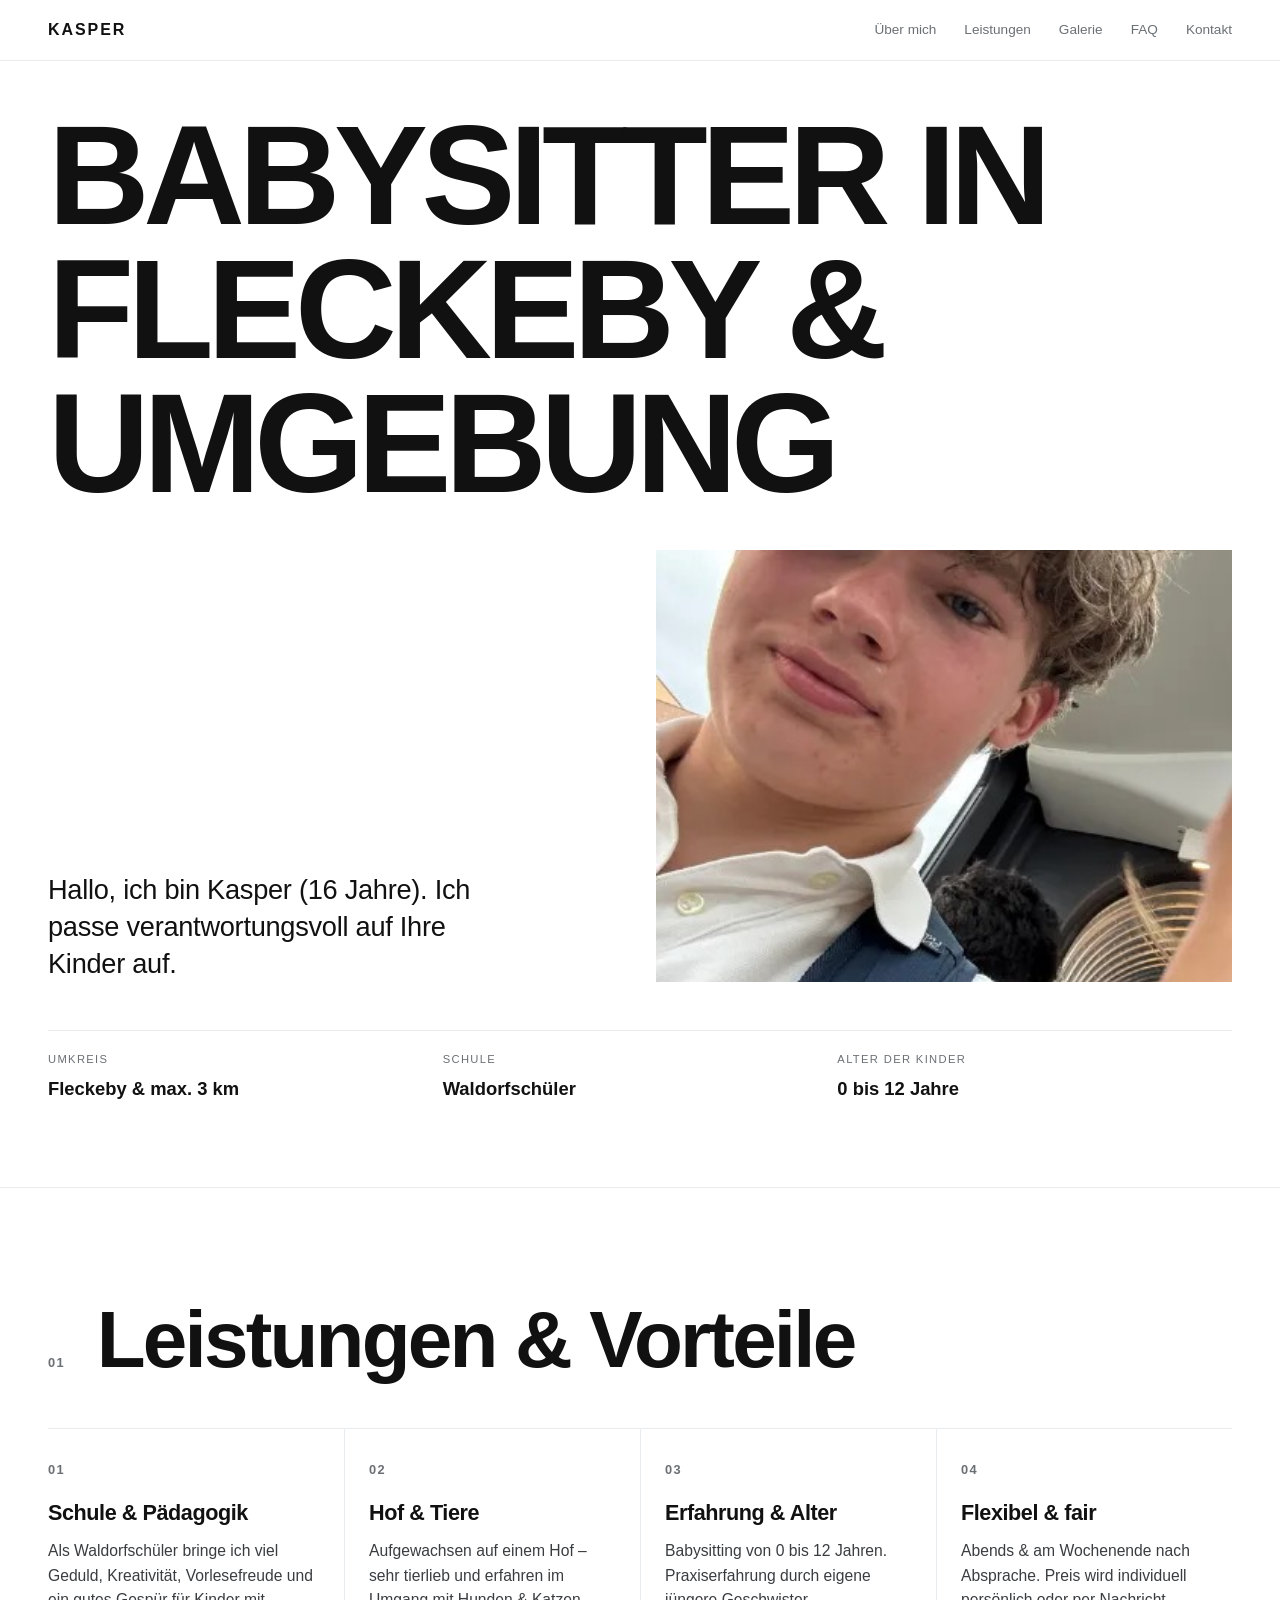
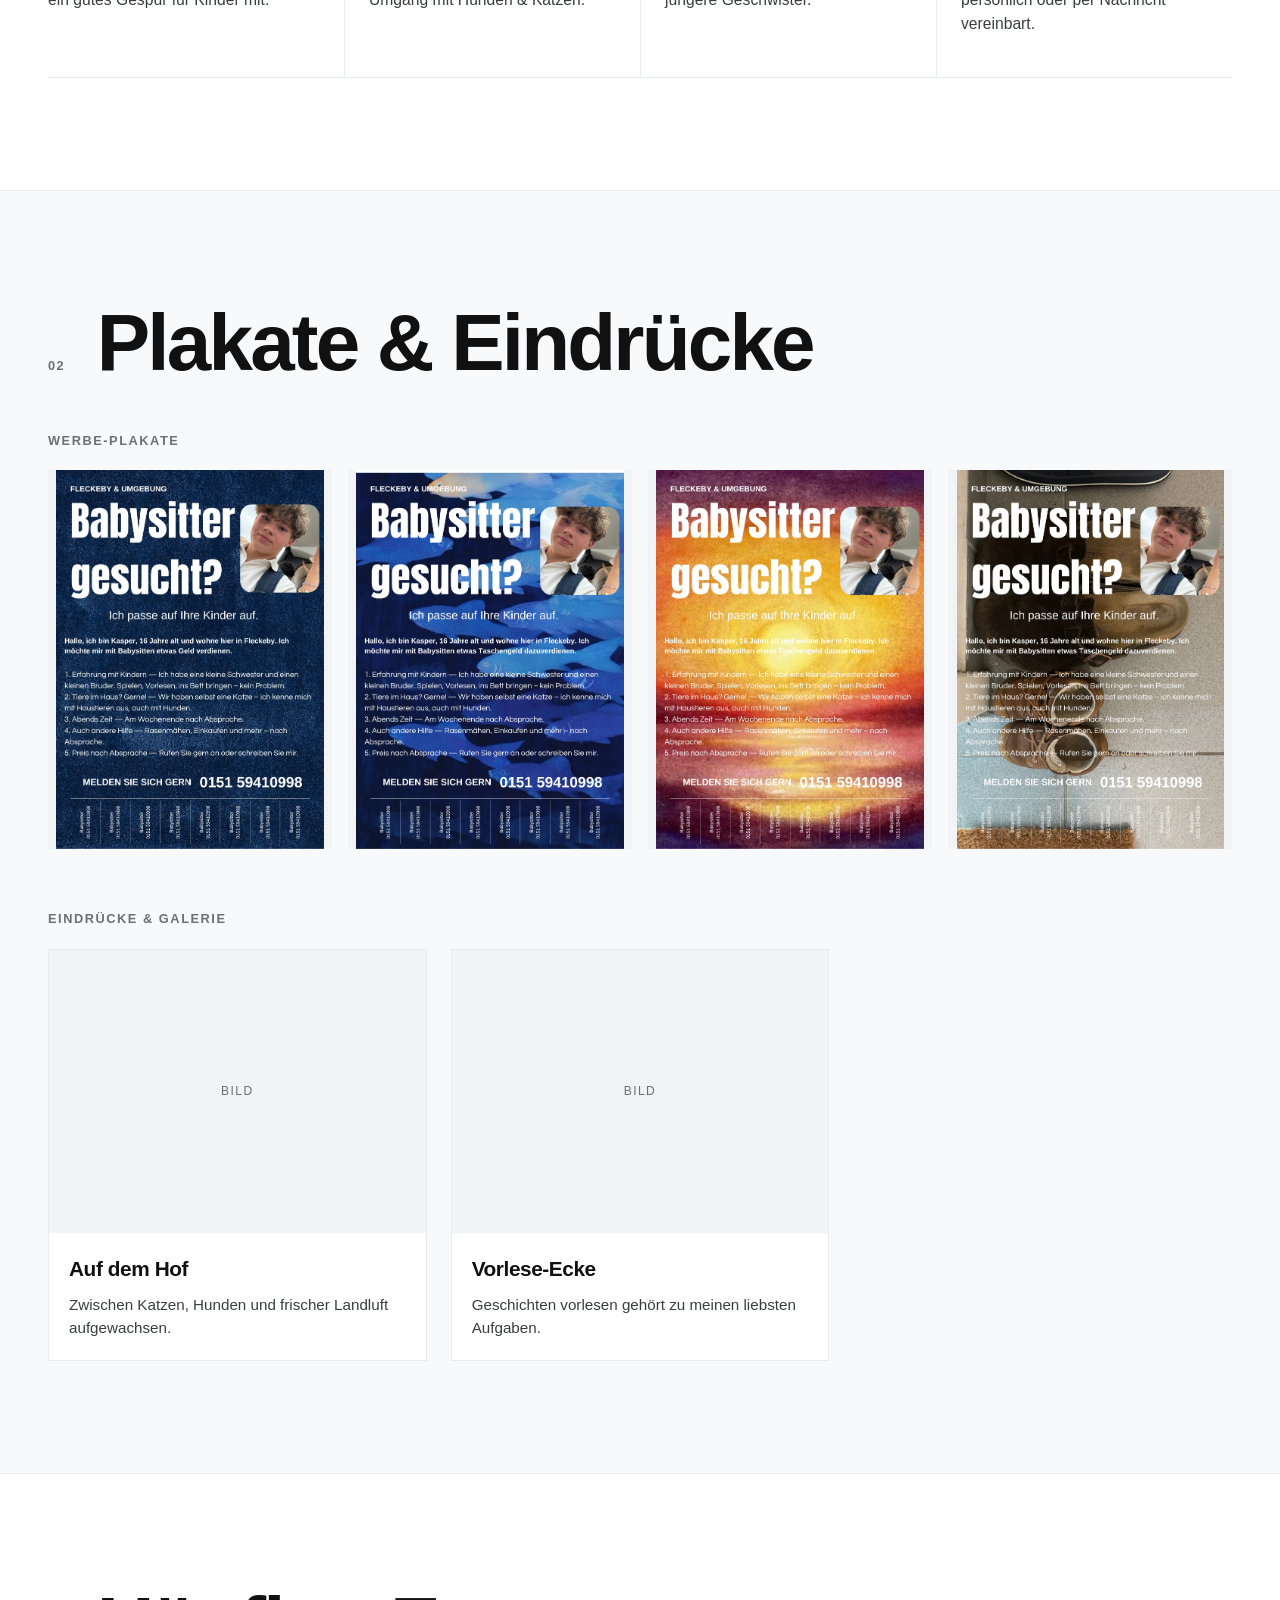
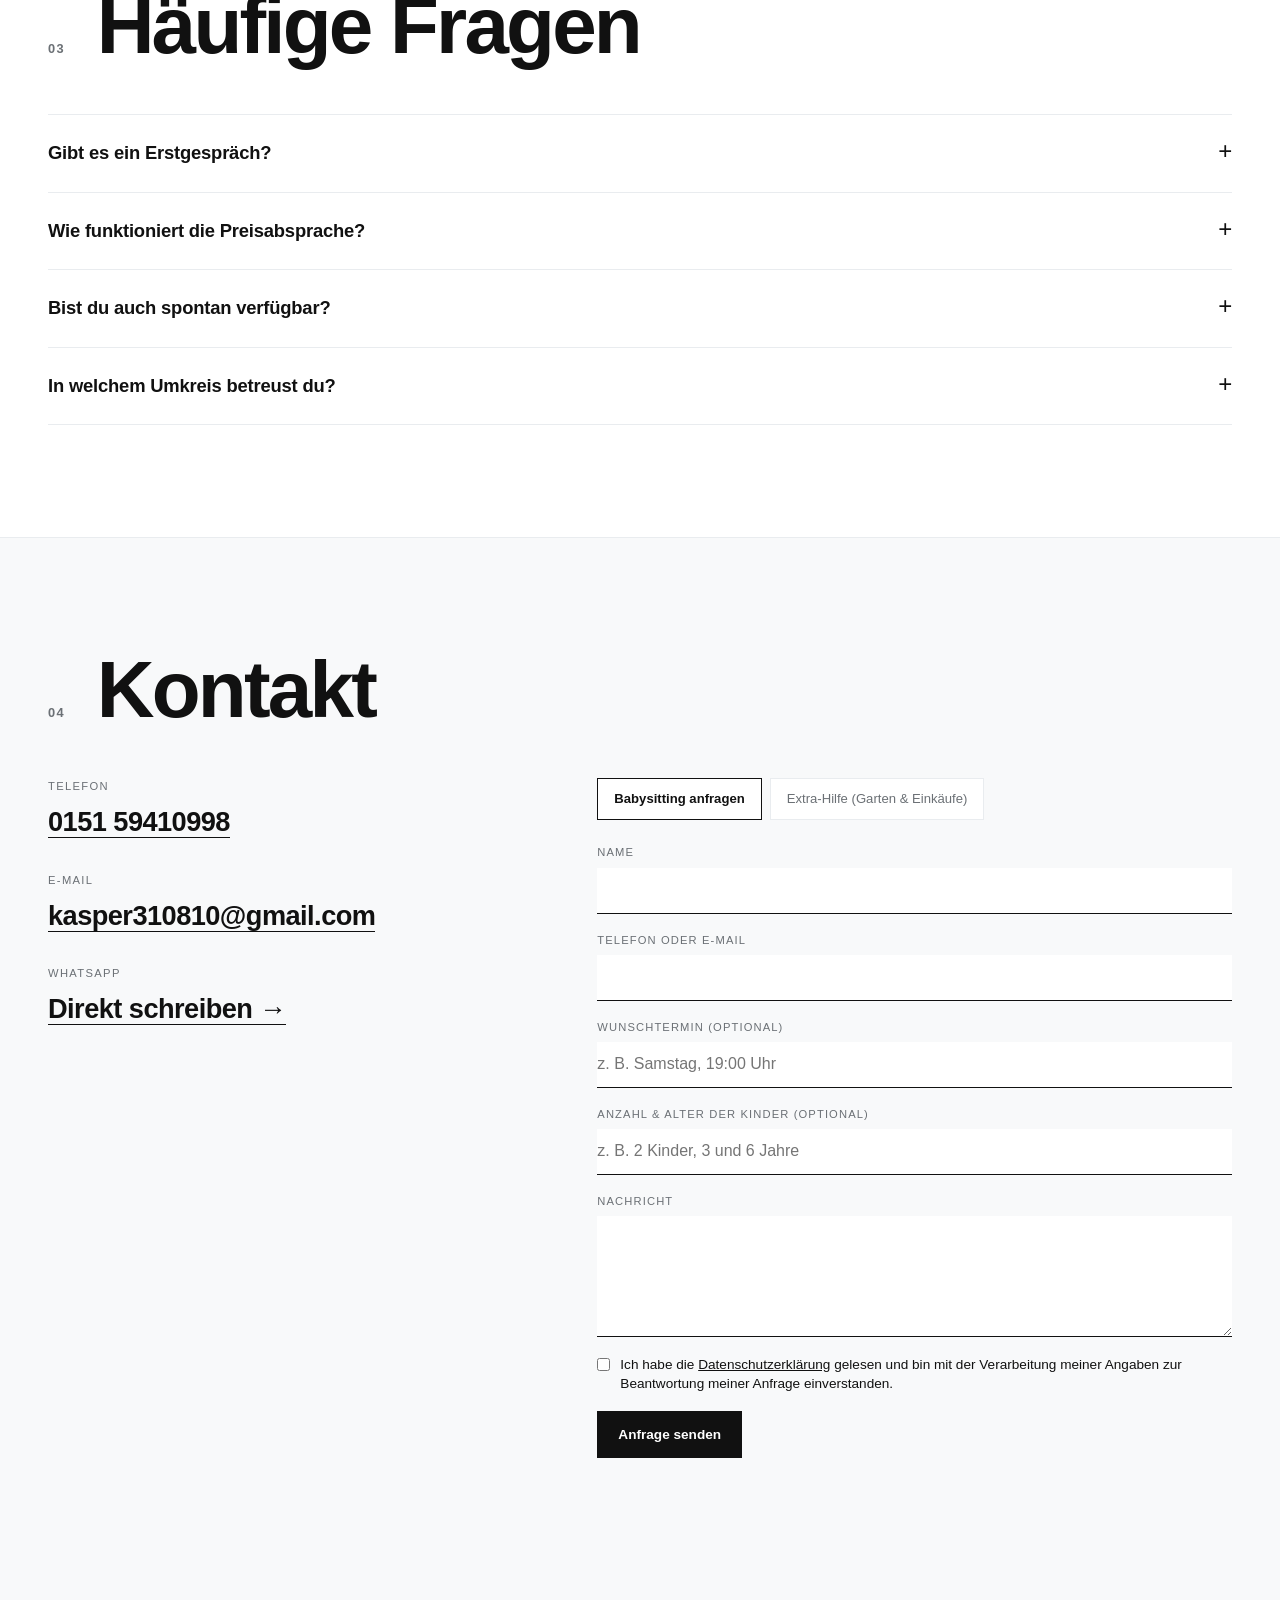
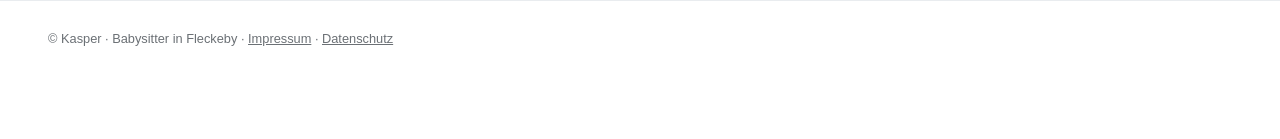
<file: index.html>
<!DOCTYPE html>
<html lang="de">
<head>
  <meta charset="utf-8">
  <meta name="viewport" content="width=device-width, initial-scale=1">
  <title>Kasper – Babysitter in Fleckeby & Umgebung</title>
  <meta name="description" content="Kasper (16), Waldorfschüler aus Fleckeby, passt verantwortungsvoll auf Kinder von 0 bis 12 Jahren auf – abends und am Wochenende.">
  <meta http-equiv="Content-Security-Policy" content="default-src 'none'; script-src 'self'; style-src 'self'; img-src 'self' data: blob:; font-src 'self'; connect-src https://formsubmit.co; form-action 'none'; base-uri 'none'; object-src 'none'; upgrade-insecure-requests">
  <meta name="referrer" content="no-referrer">
  <link rel="stylesheet" href="style.css">
</head>
<body>

<header class="nav">
  <div class="wrap nav-inner">
    <a href="#top" class="logo" data-k="logo">KASPER</a>
    <nav class="nav-links" aria-label="Hauptnavigation">
      <a href="#about" data-k="nav1">Über mich</a>
      <a href="#leistungen" data-k="nav2">Leistungen</a>
      <a href="#galerie" data-k="nav3">Galerie</a>
      <a href="#faq" data-k="nav4">FAQ</a>
      <a href="#kontakt" data-k="nav5">Kontakt</a>
    </nav>
  </div>
</header>

<main id="top">

  <!-- HERO -->
  <section class="hero wrap" id="about">
    <h1 class="mega" data-k="hero-title">Babysitter in Fleckeby &amp; Umgebung</h1>
    <div class="hero-grid">
      <p class="lead" data-k="hero-sub">Hallo, ich bin Kasper (16 Jahre). Ich passe verantwortungsvoll auf Ihre Kinder auf.</p>
      <figure class="slot slot-hero" data-img="hero" data-default="kasper.jpg">
        <img alt="Kasper" src="kasper.jpg">
        <span class="ph">Haupt-Foto</span>
        <label class="overlay"><span>Bild wählen</span><input type="file" accept="image/*" hidden></label>
      </figure>
    </div>
    <div class="facts">
      <div><span class="small-label" data-k="fact1-l">Umkreis</span><p data-k="fact1">Fleckeby &amp; max. 3 km</p></div>
      <div><span class="small-label" data-k="fact2-l">Schule</span><p data-k="fact2">Waldorfschüler</p></div>
      <div><span class="small-label" data-k="fact3-l">Alter der Kinder</span><p data-k="fact3">0 bis 12 Jahre</p></div>
    </div>
  </section>

  <!-- LEISTUNGEN -->
  <section class="section" id="leistungen">
    <div class="wrap">
      <div class="section-head">
        <span class="num">01</span>
        <h2 class="big" data-k="h-leist">Leistungen &amp; Vorteile</h2>
      </div>
      <div class="cols4">
        <article class="col">
          <span class="num">01</span>
          <h3 data-k="l1-t">Schule &amp; Pädagogik</h3>
          <p data-k="l1-p">Als Waldorfschüler bringe ich viel Geduld, Kreativität, Vorlesefreude und ein gutes Gespür für Kinder mit.</p>
        </article>
        <article class="col">
          <span class="num">02</span>
          <h3 data-k="l2-t">Hof &amp; Tiere</h3>
          <p data-k="l2-p">Aufgewachsen auf einem Hof – sehr tierlieb und erfahren im Umgang mit Hunden &amp; Katzen.</p>
        </article>
        <article class="col">
          <span class="num">03</span>
          <h3 data-k="l3-t">Erfahrung &amp; Alter</h3>
          <p data-k="l3-p">Babysitting von 0 bis 12 Jahren. Praxiserfahrung durch eigene jüngere Geschwister.</p>
        </article>
        <article class="col">
          <span class="num">04</span>
          <h3 data-k="l4-t">Flexibel &amp; fair</h3>
          <p data-k="l4-p">Abends &amp; am Wochenende nach Absprache. Preis wird individuell persönlich oder per Nachricht vereinbart.</p>
        </article>
      </div>
    </div>
  </section>

  <!-- GALERIE -->
  <section class="section alt" id="galerie">
    <div class="wrap">
      <div class="section-head">
        <span class="num">02</span>
        <h2 class="big" data-k="h-gal">Plakate &amp; Eindrücke</h2>
      </div>

      <h3 class="sub" data-k="h-plakate">Werbe-Plakate</h3>
      <div class="slider" id="posters">
        <figure class="slot poster" data-img="p1" data-default="1.png"><img alt="Plakat 1" src="1.png"><span class="ph">Plakat 1</span><label class="overlay"><span>Bild wählen</span><input type="file" accept="image/*" hidden></label></figure>
        <figure class="slot poster" data-img="p2" data-default="7.png"><img alt="Plakat 2" src="7.png"><span class="ph">Plakat 2</span><label class="overlay"><span>Bild wählen</span><input type="file" accept="image/*" hidden></label></figure>
        <figure class="slot poster" data-img="p3" data-default="6.png"><img alt="Plakat 3" src="6.png"><span class="ph">Plakat 3</span><label class="overlay"><span>Bild wählen</span><input type="file" accept="image/*" hidden></label></figure>
        <figure class="slot poster" data-img="p4" data-default="3.png"><img alt="Plakat 4" src="3.png"><span class="ph">Plakat 4</span><label class="overlay"><span>Bild wählen</span><input type="file" accept="image/*" hidden></label></figure>
        <figure class="slot poster" data-img="p5" data-default="8.png"><img alt="Plakat 5" src="8.png"><span class="ph">Plakat 5</span><label class="overlay"><span>Bild wählen</span><input type="file" accept="image/*" hidden></label></figure>
        <figure class="slot poster" data-img="p6" data-default="2.png"><img alt="Plakat 6" src="2.png"><span class="ph">Plakat 6</span><label class="overlay"><span>Bild wählen</span><input type="file" accept="image/*" hidden></label></figure>
      </div>

      <h3 class="sub" data-k="h-eindr">Eindrücke &amp; Galerie</h3>
      <div class="blocks" id="blocks"></div>
      <button type="button" class="btn edit-only" id="addBlock">+ Neuen Bild-Block hinzufügen</button>
    </div>
  </section>

  <!-- FAQ -->
  <section class="section" id="faq">
    <div class="wrap">
      <div class="section-head">
        <span class="num">03</span>
        <h2 class="big" data-k="h-faq">Häufige Fragen</h2>
      </div>
      <div class="faq">
        <details>
          <summary><span data-k="q1">Gibt es ein Erstgespräch?</span></summary>
          <p data-k="a1">Ja. Gerne lernen wir uns vorab kurz kennen – mit den Eltern und dem Kind, damit sich alle wohlfühlen.</p>
        </details>
        <details>
          <summary><span data-k="q2">Wie funktioniert die Preisabsprache?</span></summary>
          <p data-k="a2">Der Preis wird individuell persönlich oder per Nachricht geklärt – fair und transparent vor dem ersten Termin.</p>
        </details>
        <details>
          <summary><span data-k="q3">Bist du auch spontan verfügbar?</span></summary>
          <p data-k="a3">Abends und am Wochenende nach Absprache. Schreiben Sie mir einfach – wenn es zeitlich passt, klappt es oft auch kurzfristig.</p>
        </details>
        <details>
          <summary><span data-k="q4">In welchem Umkreis betreust du?</span></summary>
          <p data-k="a4">In Fleckeby und der direkten Umgebung, maximal ca. 3 km. Eckernförde gehört nicht dazu.</p>
        </details>
      </div>
    </div>
  </section>

  <!-- KONTAKT -->
  <section class="section alt" id="kontakt">
    <div class="wrap">
      <div class="section-head">
        <span class="num">04</span>
        <h2 class="big" data-k="h-kont">Kontakt</h2>
      </div>
      <div class="contact-grid">
        <div class="contact-info">
          <span class="small-label" data-k="c-tel-l">Telefon</span>
          <p><a href="tel:+4915159410998">0151 59410998</a></p>
          <span class="small-label" data-k="c-mail-l">E-Mail</span>
          <p><a href="mailto:kasper310810@gmail.com">kasper310810@gmail.com</a></p>
          <span class="small-label" data-k="c-wa-l">WhatsApp</span>
          <p><a href="https://wa.me/4915159410998" target="_blank" rel="noopener noreferrer">Direkt schreiben →</a></p>
        </div>

        <div class="contact-form">
          <div class="tabs" role="tablist">
            <button type="button" class="tab active" role="tab" data-mode="baby" aria-selected="true">Babysitting anfragen</button>
            <button type="button" class="tab" role="tab" data-mode="help" aria-selected="false">Extra-Hilfe (Garten &amp; Einkäufe)</button>
          </div>
          <form id="form" novalidate>
            <label>Name<input name="name" required maxlength="100" autocomplete="name"></label>
            <label>Telefon oder E-Mail<input name="kontakt" required maxlength="120" autocomplete="off"></label>
            <label>Wunschtermin (optional)<input name="termin" maxlength="120" placeholder="z. B. Samstag, 19:00 Uhr"></label>
            <label data-mode="baby">Anzahl &amp; Alter der Kinder (optional)<input name="kinder" maxlength="120" placeholder="z. B. 2 Kinder, 3 und 6 Jahre"></label>
            <label data-mode="help" hidden>Art der Hilfe<select name="art"><option>Gartenarbeit</option><option>Einkäufe</option><option>Beides</option></select></label>
            <label data-mode="help" hidden>Adresse in Fleckeby / Umgebung (optional)<input name="ort" maxlength="150"></label>
            <label>Nachricht<textarea name="nachricht" rows="4" maxlength="1500"></textarea></label>
            <div class="hp" aria-hidden="true"><label>Nicht ausfüllen<input name="_honey" tabindex="-1" autocomplete="off"></label></div>
            <label class="consent"><input type="checkbox" name="datenschutz" required> <span>Ich habe die <a href="datenschutz.html">Datenschutzerklärung</a> gelesen und bin mit der Verarbeitung meiner Angaben zur Beantwortung meiner Anfrage einverstanden.</span></label>
            <button type="submit" class="btn solid" id="submitBtn">Anfrage senden</button>
            <p class="note" id="formNote"></p>
          </form>
        </div>
      </div>
    </div>
  </section>
</main>

<footer class="footer">
  <div class="wrap footer-inner">
    <span><span data-k="foot">© Kasper · Babysitter in Fleckeby</span> · <a href="impressum.html">Impressum</a> · <a href="datenschutz.html">Datenschutz</a></span>
    <button type="button" id="editToggle" class="edit-link" hidden>Bearbeiten / Live-Edit</button>
  </div>
</footer>

<div class="toolbar" id="toolbar" hidden>
  <span>Edit-Modus aktiv</span>
  <button type="button" class="btn solid" id="saveBtn">Änderungen speichern</button>
  <button type="button" class="btn" id="resetBtn">Zurücksetzen</button>
  <button type="button" class="btn" id="exitBtn">Beenden</button>
</div>

<div class="sent" id="sent" hidden>
  <svg viewBox="0 0 52 52" aria-hidden="true"><circle class="sent-c" cx="26" cy="26" r="24"/><path class="sent-t" d="M14 27l8 8 16-17"/></svg>
  <p>Gesendet</p>
</div>

<div class="login" id="login" hidden>
  <form id="loginForm" autocomplete="off">
    <label for="pw">Passwort</label>
    <input type="password" id="pw" autocomplete="current-password">
    <p class="note" id="loginNote"></p>
    <div class="login-actions"><button type="submit" class="btn solid">Anmelden</button><button type="button" class="btn" id="loginCancel">Abbrechen</button></div>
  </form>
</div>

<div class="lightbox" id="lightbox" hidden>
  <button type="button" class="lb-close" aria-label="Schließen">×</button>
  <img alt="">
</div>

<script src="script.js"></script>
</body>
</html>
</file>
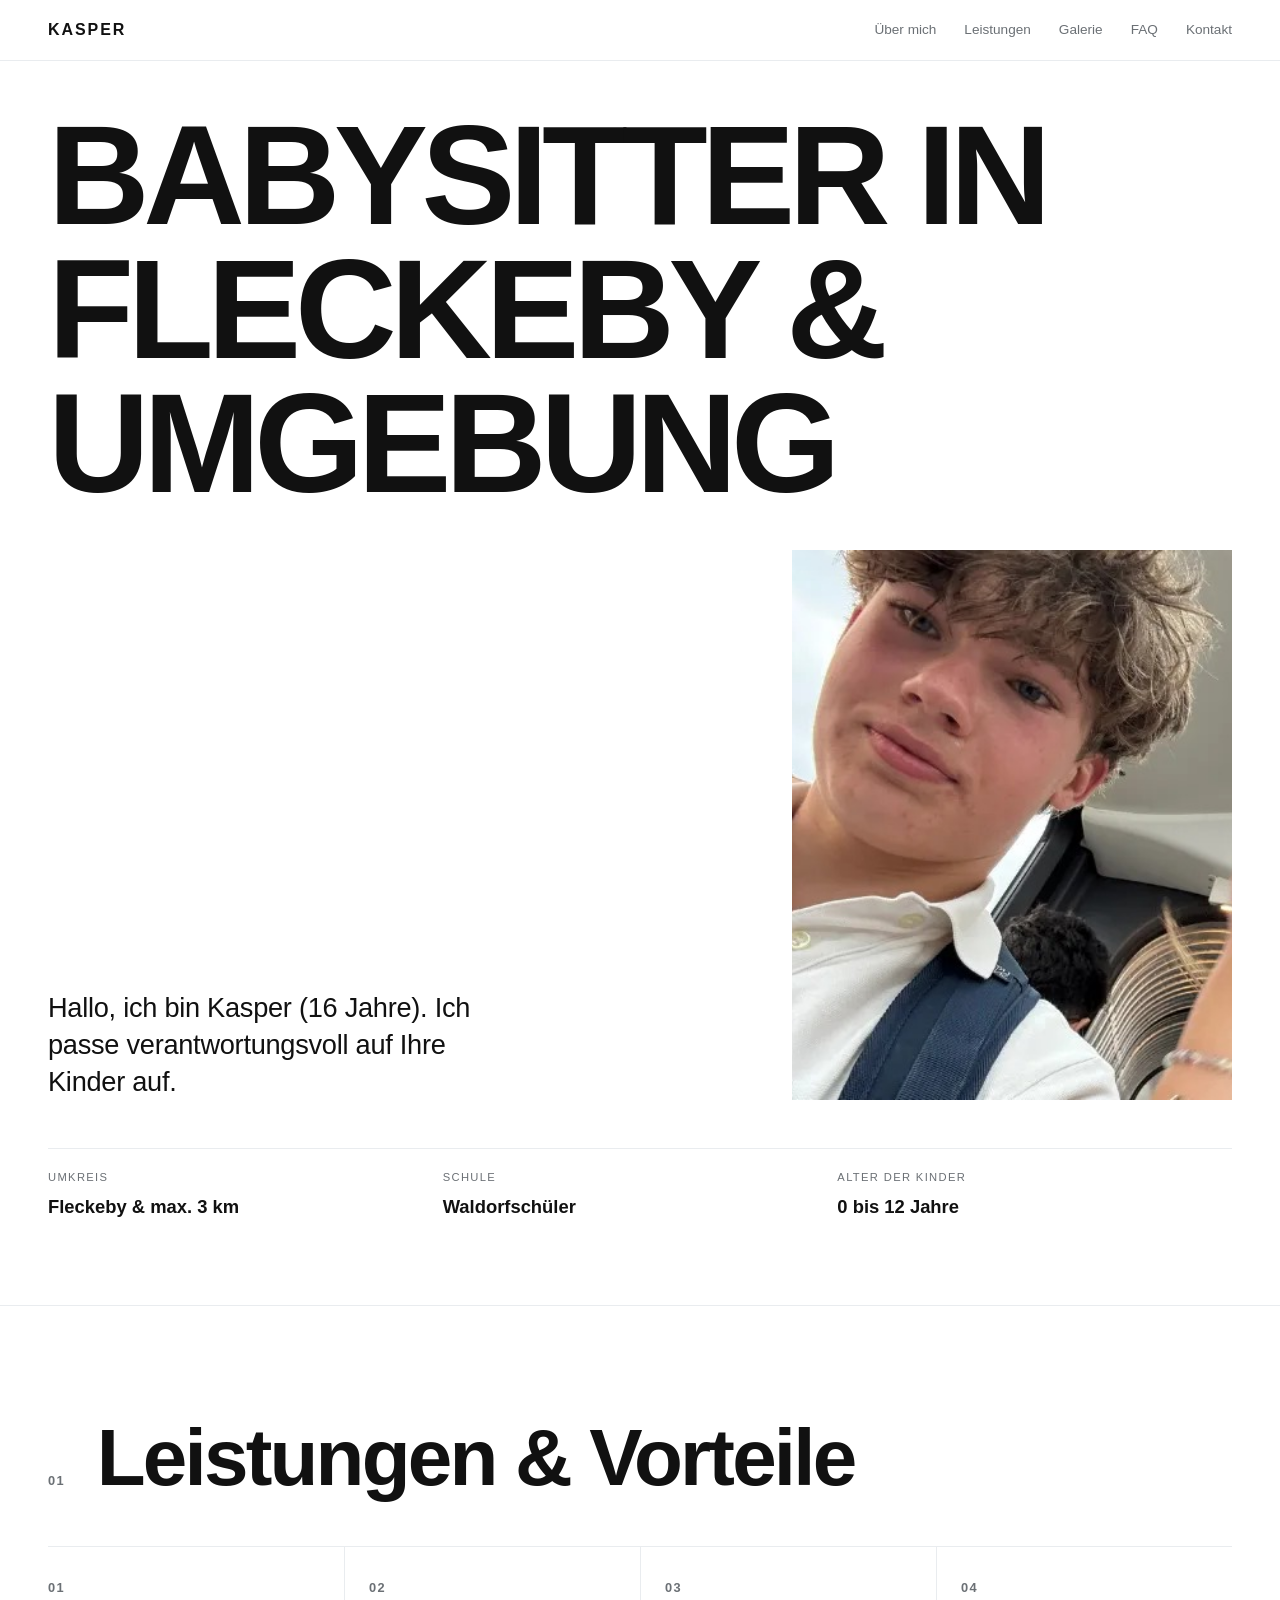
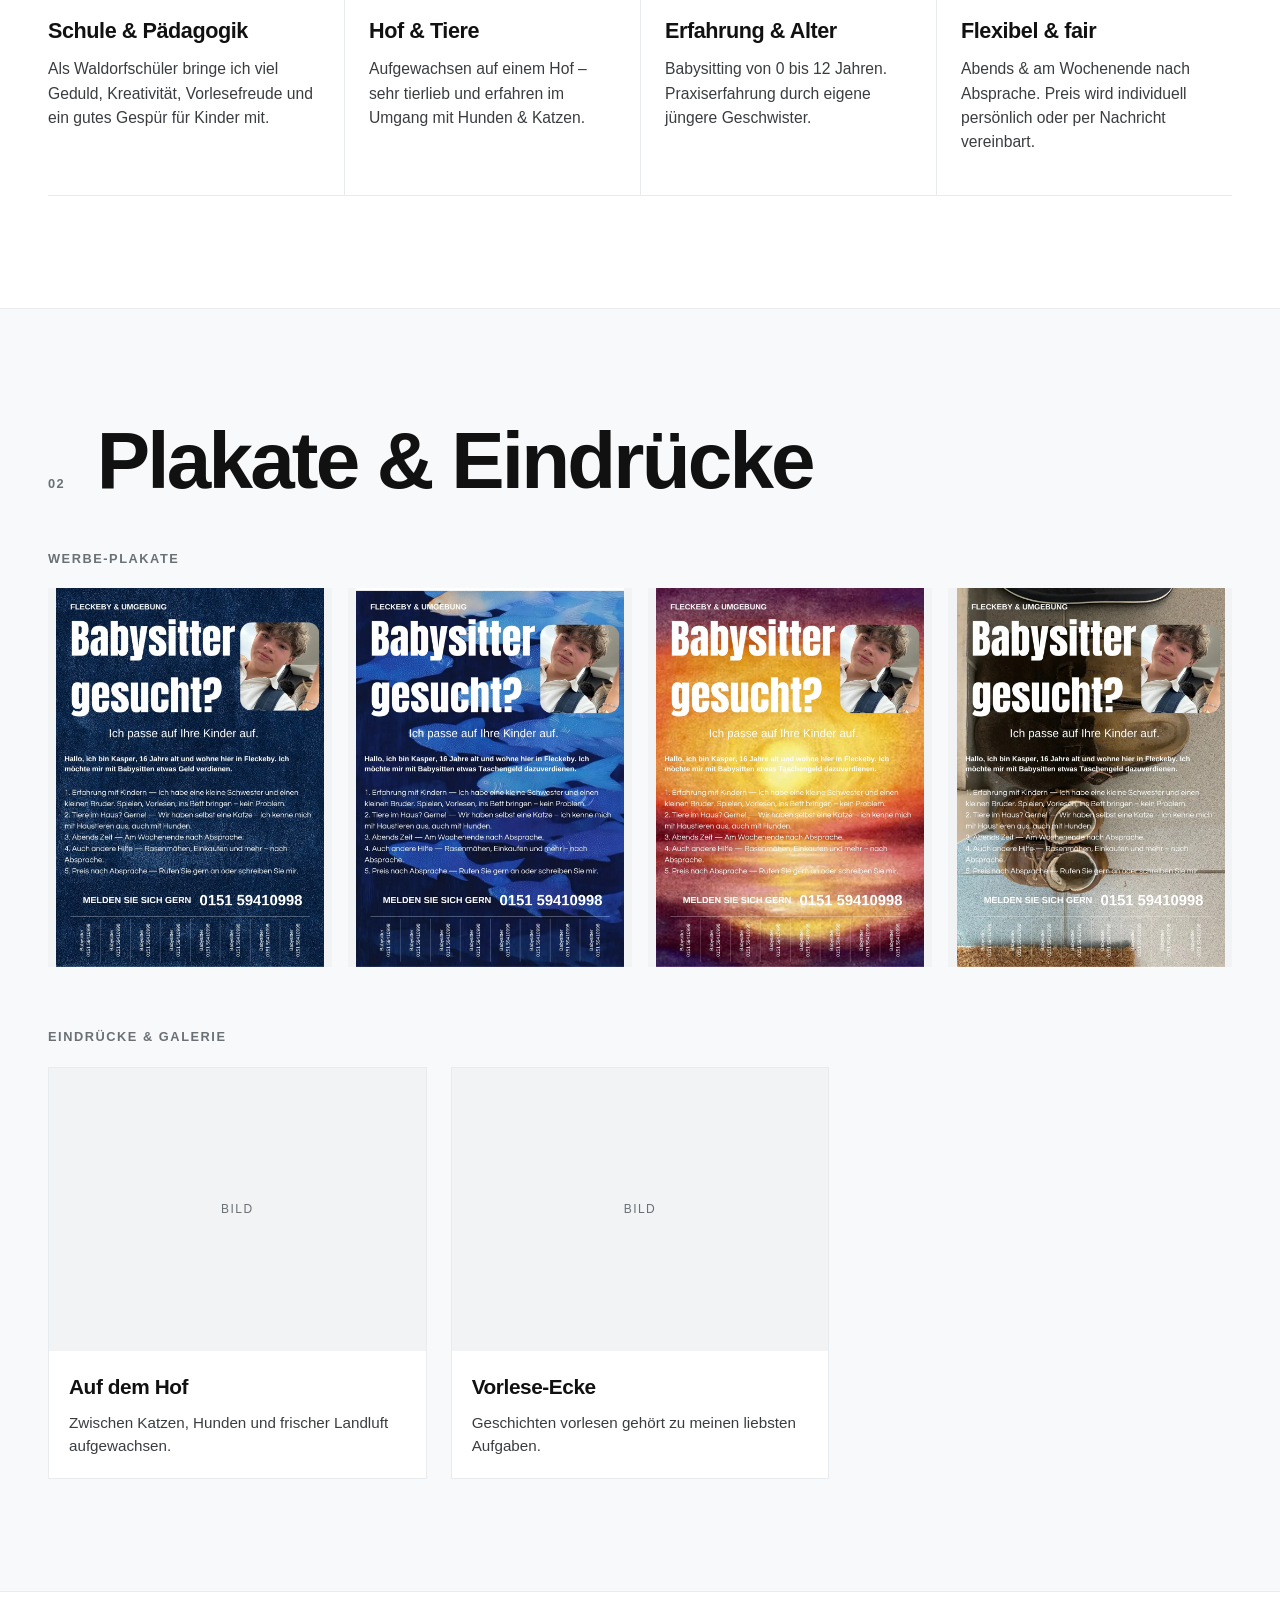
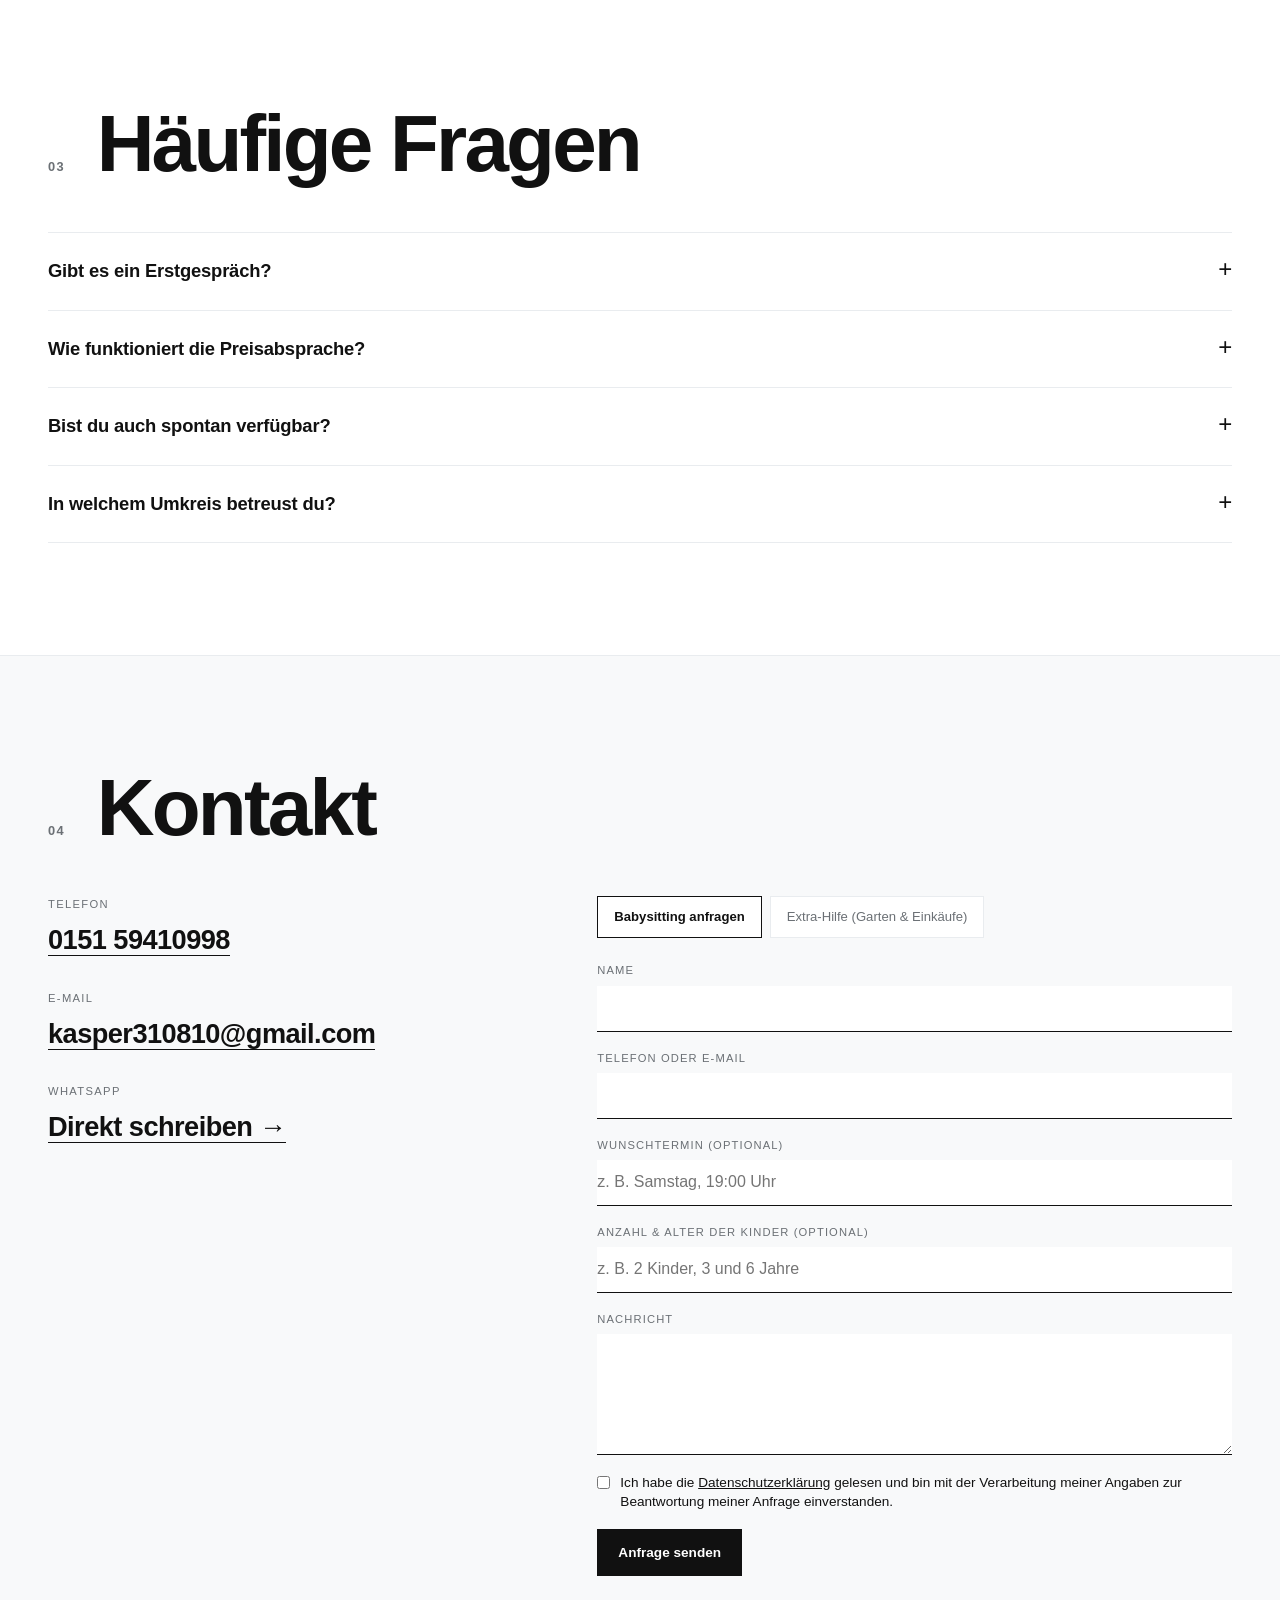
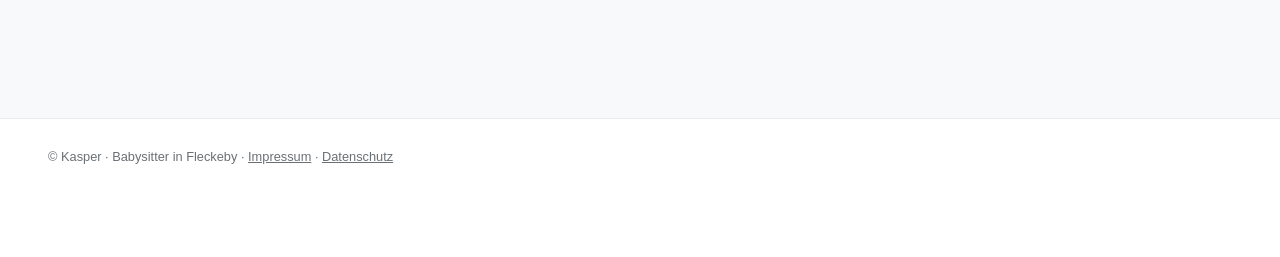
<file: public/index.html>
<!DOCTYPE html>
<html lang="de">
<head>
  <meta charset="utf-8">
  <meta name="viewport" content="width=device-width, initial-scale=1">
  <title>Kasper – Babysitter in Fleckeby & Umgebung</title>
  <meta name="description" content="Kasper (16), Waldorfschüler aus Fleckeby, passt verantwortungsvoll auf Kinder von 0 bis 12 Jahren auf – abends und am Wochenende.">
  <meta http-equiv="Content-Security-Policy" content="default-src 'none'; script-src 'self'; style-src 'self'; img-src 'self' data: blob:; font-src 'self'; connect-src https://formsubmit.co; form-action 'none'; base-uri 'none'; object-src 'none'; upgrade-insecure-requests">
  <meta name="referrer" content="no-referrer">
  <link rel="stylesheet" href="style.css">
</head>
<body>

<header class="nav">
  <div class="wrap nav-inner">
    <a href="#top" class="logo" data-k="logo">KASPER</a>
    <nav class="nav-links" aria-label="Hauptnavigation">
      <a href="#about" data-k="nav1">Über mich</a>
      <a href="#leistungen" data-k="nav2">Leistungen</a>
      <a href="#galerie" data-k="nav3">Galerie</a>
      <a href="#faq" data-k="nav4">FAQ</a>
      <a href="#kontakt" data-k="nav5">Kontakt</a>
    </nav>
  </div>
</header>

<main id="top">

  <!-- HERO -->
  <section class="hero wrap" id="about">
    <h1 class="mega" data-k="hero-title">Babysitter in Fleckeby &amp; Umgebung</h1>
    <div class="hero-grid">
      <p class="lead" data-k="hero-sub">Hallo, ich bin Kasper (16 Jahre). Ich passe verantwortungsvoll auf Ihre Kinder auf.</p>
      <figure class="slot slot-hero" data-img="hero" data-default="kasper.jpg">
        <img alt="Kasper" src="kasper.jpg">
        <span class="ph">Haupt-Foto</span>
        <label class="overlay"><span>Bild wählen</span><input type="file" accept="image/*" hidden></label>
      </figure>
    </div>
    <div class="facts">
      <div><span class="small-label" data-k="fact1-l">Umkreis</span><p data-k="fact1">Fleckeby &amp; max. 3 km</p></div>
      <div><span class="small-label" data-k="fact2-l">Schule</span><p data-k="fact2">Waldorfschüler</p></div>
      <div><span class="small-label" data-k="fact3-l">Alter der Kinder</span><p data-k="fact3">0 bis 12 Jahre</p></div>
    </div>
  </section>

  <!-- LEISTUNGEN -->
  <section class="section" id="leistungen">
    <div class="wrap">
      <div class="section-head">
        <span class="num">01</span>
        <h2 class="big" data-k="h-leist">Leistungen &amp; Vorteile</h2>
      </div>
      <div class="cols4">
        <article class="col">
          <span class="num">01</span>
          <h3 data-k="l1-t">Schule &amp; Pädagogik</h3>
          <p data-k="l1-p">Als Waldorfschüler bringe ich viel Geduld, Kreativität, Vorlesefreude und ein gutes Gespür für Kinder mit.</p>
        </article>
        <article class="col">
          <span class="num">02</span>
          <h3 data-k="l2-t">Hof &amp; Tiere</h3>
          <p data-k="l2-p">Aufgewachsen auf einem Hof – sehr tierlieb und erfahren im Umgang mit Hunden &amp; Katzen.</p>
        </article>
        <article class="col">
          <span class="num">03</span>
          <h3 data-k="l3-t">Erfahrung &amp; Alter</h3>
          <p data-k="l3-p">Babysitting von 0 bis 12 Jahren. Praxiserfahrung durch eigene jüngere Geschwister.</p>
        </article>
        <article class="col">
          <span class="num">04</span>
          <h3 data-k="l4-t">Flexibel &amp; fair</h3>
          <p data-k="l4-p">Abends &amp; am Wochenende nach Absprache. Preis wird individuell persönlich oder per Nachricht vereinbart.</p>
        </article>
      </div>
    </div>
  </section>

  <!-- GALERIE -->
  <section class="section alt" id="galerie">
    <div class="wrap">
      <div class="section-head">
        <span class="num">02</span>
        <h2 class="big" data-k="h-gal">Plakate &amp; Eindrücke</h2>
      </div>

      <h3 class="sub" data-k="h-plakate">Werbe-Plakate</h3>
      <div class="slider" id="posters">
        <figure class="slot poster" data-img="p1" data-default="1.webp"><img alt="Plakat 1" src="1.webp"><span class="ph">Plakat 1</span><label class="overlay"><span>Bild wählen</span><input type="file" accept="image/*" hidden></label></figure>
        <figure class="slot poster" data-img="p2" data-default="7.webp"><img alt="Plakat 2" src="7.webp"><span class="ph">Plakat 2</span><label class="overlay"><span>Bild wählen</span><input type="file" accept="image/*" hidden></label></figure>
        <figure class="slot poster" data-img="p3" data-default="6.webp"><img alt="Plakat 3" src="6.webp"><span class="ph">Plakat 3</span><label class="overlay"><span>Bild wählen</span><input type="file" accept="image/*" hidden></label></figure>
        <figure class="slot poster" data-img="p4" data-default="3.webp"><img alt="Plakat 4" src="3.webp"><span class="ph">Plakat 4</span><label class="overlay"><span>Bild wählen</span><input type="file" accept="image/*" hidden></label></figure>
        <figure class="slot poster" data-img="p5" data-default="8.webp"><img alt="Plakat 5" src="8.webp"><span class="ph">Plakat 5</span><label class="overlay"><span>Bild wählen</span><input type="file" accept="image/*" hidden></label></figure>
        <figure class="slot poster" data-img="p6" data-default="2.webp"><img alt="Plakat 6" src="2.webp"><span class="ph">Plakat 6</span><label class="overlay"><span>Bild wählen</span><input type="file" accept="image/*" hidden></label></figure>
      </div>

      <h3 class="sub" data-k="h-eindr">Eindrücke &amp; Galerie</h3>
      <div class="blocks" id="blocks"></div>
      <button type="button" class="btn edit-only" id="addBlock">+ Neuen Bild-Block hinzufügen</button>
    </div>
  </section>

  <!-- FAQ -->
  <section class="section" id="faq">
    <div class="wrap">
      <div class="section-head">
        <span class="num">03</span>
        <h2 class="big" data-k="h-faq">Häufige Fragen</h2>
      </div>
      <div class="faq">
        <details>
          <summary><span data-k="q1">Gibt es ein Erstgespräch?</span></summary>
          <p data-k="a1">Ja. Gerne lernen wir uns vorab kurz kennen – mit den Eltern und dem Kind, damit sich alle wohlfühlen.</p>
        </details>
        <details>
          <summary><span data-k="q2">Wie funktioniert die Preisabsprache?</span></summary>
          <p data-k="a2">Der Preis wird individuell persönlich oder per Nachricht geklärt – fair und transparent vor dem ersten Termin.</p>
        </details>
        <details>
          <summary><span data-k="q3">Bist du auch spontan verfügbar?</span></summary>
          <p data-k="a3">Abends und am Wochenende nach Absprache. Schreiben Sie mir einfach – wenn es zeitlich passt, klappt es oft auch kurzfristig.</p>
        </details>
        <details>
          <summary><span data-k="q4">In welchem Umkreis betreust du?</span></summary>
          <p data-k="a4">In Fleckeby und der direkten Umgebung, maximal ca. 3 km. Eckernförde gehört nicht dazu.</p>
        </details>
      </div>
    </div>
  </section>

  <!-- KONTAKT -->
  <section class="section alt" id="kontakt">
    <div class="wrap">
      <div class="section-head">
        <span class="num">04</span>
        <h2 class="big" data-k="h-kont">Kontakt</h2>
      </div>
      <div class="contact-grid">
        <div class="contact-info">
          <span class="small-label" data-k="c-tel-l">Telefon</span>
          <p><a href="tel:+4915159410998">0151 59410998</a></p>
          <span class="small-label" data-k="c-mail-l">E-Mail</span>
          <p><a href="mailto:kasper310810@gmail.com">kasper310810@gmail.com</a></p>
          <span class="small-label" data-k="c-wa-l">WhatsApp</span>
          <p><a href="https://wa.me/4915159410998" target="_blank" rel="noopener noreferrer">Direkt schreiben →</a></p>
        </div>

        <div class="contact-form">
          <div class="tabs" role="tablist">
            <button type="button" class="tab active" role="tab" data-mode="baby" aria-selected="true">Babysitting anfragen</button>
            <button type="button" class="tab" role="tab" data-mode="help" aria-selected="false">Extra-Hilfe (Garten &amp; Einkäufe)</button>
          </div>
          <form id="form" novalidate>
            <label>Name<input name="name" required maxlength="100" autocomplete="name"></label>
            <label>Telefon oder E-Mail<input name="kontakt" required maxlength="120" autocomplete="off"></label>
            <label>Wunschtermin (optional)<input name="termin" maxlength="120" placeholder="z. B. Samstag, 19:00 Uhr"></label>
            <label data-mode="baby">Anzahl &amp; Alter der Kinder (optional)<input name="kinder" maxlength="120" placeholder="z. B. 2 Kinder, 3 und 6 Jahre"></label>
            <label data-mode="help" hidden>Art der Hilfe<select name="art"><option>Gartenarbeit</option><option>Einkäufe</option><option>Beides</option></select></label>
            <label data-mode="help" hidden>Adresse in Fleckeby / Umgebung (optional)<input name="ort" maxlength="150"></label>
            <label>Nachricht<textarea name="nachricht" rows="4" maxlength="1500"></textarea></label>
            <div class="hp" aria-hidden="true"><label>Nicht ausfüllen<input name="_honey" tabindex="-1" autocomplete="off"></label></div>
            <label class="consent"><input type="checkbox" name="datenschutz" required> <span>Ich habe die <a href="datenschutz.html">Datenschutzerklärung</a> gelesen und bin mit der Verarbeitung meiner Angaben zur Beantwortung meiner Anfrage einverstanden.</span></label>
            <button type="submit" class="btn solid" id="submitBtn">Anfrage senden</button>
            <p class="note" id="formNote"></p>
          </form>
        </div>
      </div>
    </div>
  </section>
</main>

<footer class="footer">
  <div class="wrap footer-inner">
    <span><span data-k="foot">© Kasper · Babysitter in Fleckeby</span> · <a href="impressum.html">Impressum</a> · <a href="datenschutz.html">Datenschutz</a></span>
    <button type="button" id="editToggle" class="edit-link" hidden>Bearbeiten / Live-Edit</button>
  </div>
</footer>

<div class="toolbar" id="toolbar" hidden>
  <span>Edit-Modus aktiv</span>
  <button type="button" class="btn solid" id="saveBtn">Änderungen speichern</button>
  <button type="button" class="btn" id="resetBtn">Zurücksetzen</button>
  <button type="button" class="btn" id="exitBtn">Beenden</button>
</div>

<div class="sent" id="sent" hidden>
  <svg viewBox="0 0 52 52" aria-hidden="true"><circle class="sent-c" cx="26" cy="26" r="24"/><path class="sent-t" d="M14 27l8 8 16-17"/></svg>
  <p>Gesendet</p>
</div>

<div class="login" id="login" hidden>
  <form id="loginForm" autocomplete="off">
    <label for="pw">Passwort</label>
    <input type="password" id="pw" autocomplete="current-password">
    <p class="note" id="loginNote"></p>
    <div class="login-actions"><button type="submit" class="btn solid">Anmelden</button><button type="button" class="btn" id="loginCancel">Abbrechen</button></div>
  </form>
</div>

<div class="lightbox" id="lightbox" hidden>
  <button type="button" class="lb-close" aria-label="Schließen">×</button>
  <img alt="">
</div>

<script src="script.js"></script>
</body>
</html>
</file>
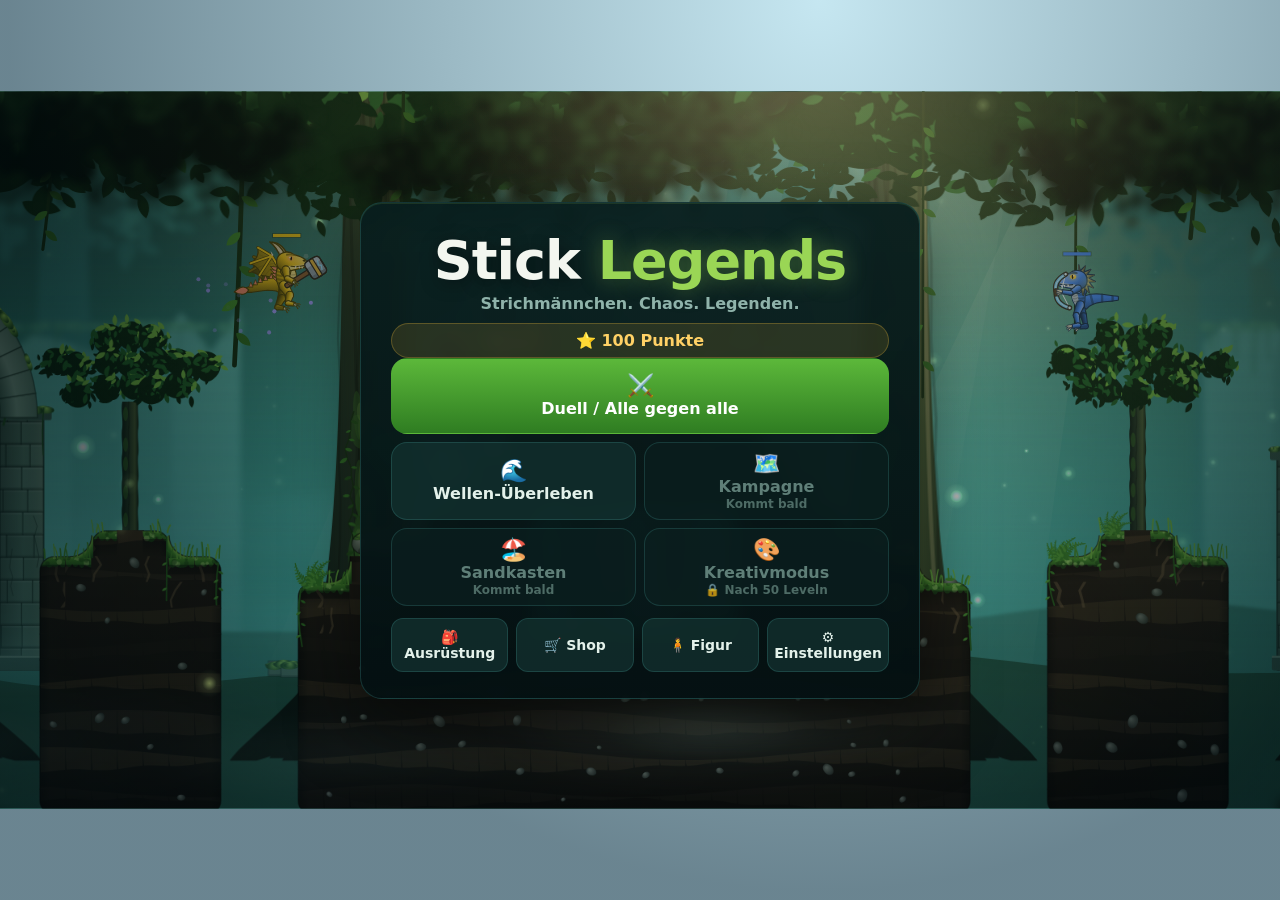
<file: stick-legends/index.html>
<!doctype html>
<html lang="de">
<head>
  <meta charset="utf-8">
  <meta name="viewport" content="width=device-width, initial-scale=1">
  <title>Stick Legends</title>
  <link rel="stylesheet" href="style.css">
</head>
<body>
  <canvas id="game"></canvas>
  <div id="ui" class="hidden"></div>
  <script src="js/core.js"></script>
  <script src="js/i18n.js"></script>
  <script src="js/data.js"></script>
  <script src="js/save.js"></script>
  <script src="js/input.js"></script>
  <script src="js/fx.js"></script>
  <script src="js/art.js"></script>
  <script src="js/forest.js"></script>
  <script src="js/world.js"></script>
  <script src="js/skeleton.js"></script>
  <script src="js/creatures.js"></script>
  <script src="js/fighter.js"></script>
  <script src="js/combat.js"></script>
  <script src="js/ai.js"></script>
  <script src="js/game.js"></script>
  <script src="js/menu.js"></script>
  <script src="js/main.js"></script>
</body>
</html>
</file>
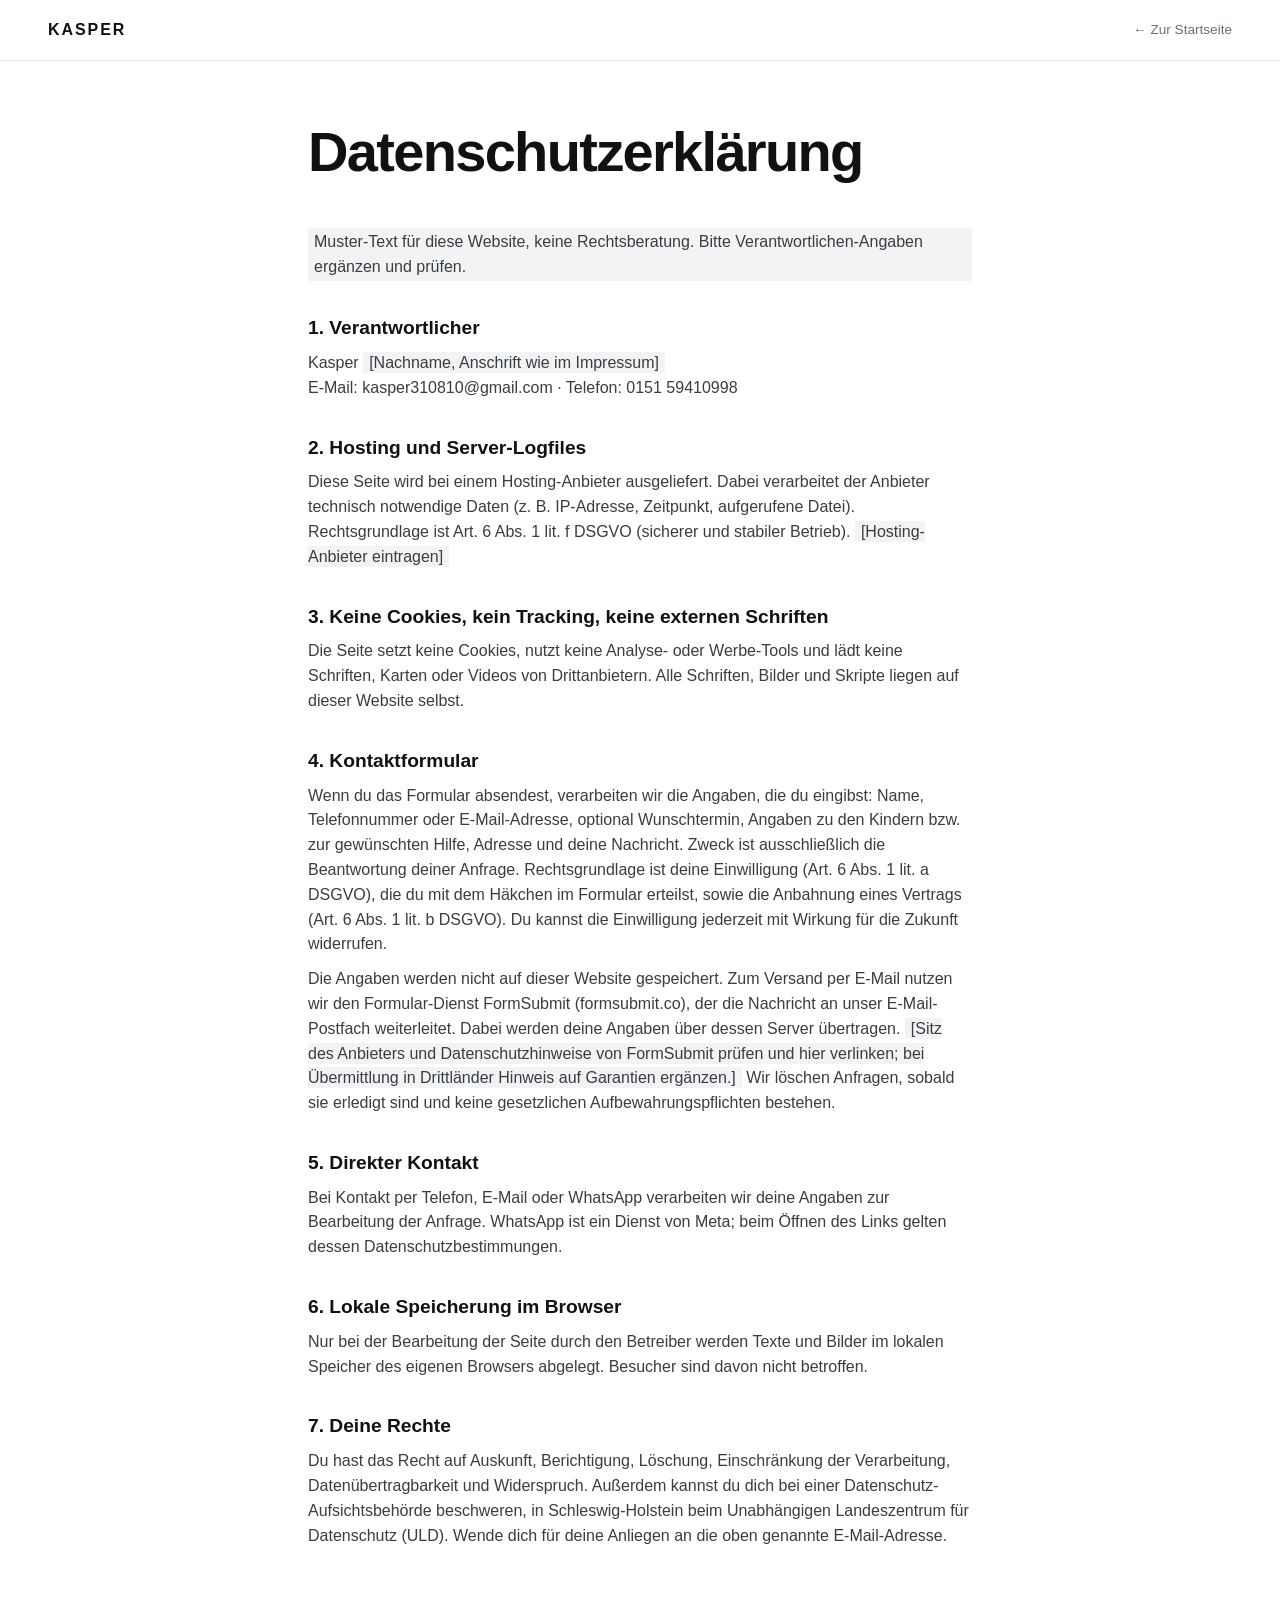
<file: datenschutz.html>
<!DOCTYPE html>
<html lang="de">
<head>
  <meta charset="utf-8">
  <meta name="viewport" content="width=device-width, initial-scale=1">
  <meta http-equiv="Content-Security-Policy" content="default-src 'none'; style-src 'self'; img-src 'self' data:; base-uri 'none'; form-action 'none'; object-src 'none'; upgrade-insecure-requests">
  <meta name="referrer" content="no-referrer">
  <meta name="robots" content="noindex">
  <title>Datenschutzerklärung</title>
  <link rel="stylesheet" href="style.css">
</head>
<body>
<header class="nav"><div class="wrap nav-inner"><a href="index.html" class="logo">KASPER</a><nav class="nav-links"><a href="index.html">← Zur Startseite</a></nav></div></header>
<main class="wrap legal">
<h1>Datenschutzerklärung</h1>
<p class="todo">Muster-Text für diese Website, keine Rechtsberatung. Bitte Verantwortlichen-Angaben ergänzen und prüfen.</p>

<h2>1. Verantwortlicher</h2>
<p>Kasper <span class="todo">[Nachname, Anschrift wie im Impressum]</span><br>
E-Mail: kasper310810@gmail.com · Telefon: 0151 59410998</p>

<h2>2. Hosting und Server-Logfiles</h2>
<p>Diese Seite wird bei einem Hosting-Anbieter ausgeliefert. Dabei verarbeitet der Anbieter technisch notwendige Daten (z. B. IP-Adresse, Zeitpunkt, aufgerufene Datei). Rechtsgrundlage ist Art. 6 Abs. 1 lit. f DSGVO (sicherer und stabiler Betrieb). <span class="todo">[Hosting-Anbieter eintragen]</span></p>

<h2>3. Keine Cookies, kein Tracking, keine externen Schriften</h2>
<p>Die Seite setzt keine Cookies, nutzt keine Analyse- oder Werbe-Tools und lädt keine Schriften, Karten oder Videos von Drittanbietern. Alle Schriften, Bilder und Skripte liegen auf dieser Website selbst.</p>

<h2>4. Kontaktformular</h2>
<p>Wenn du das Formular absendest, verarbeiten wir die Angaben, die du eingibst: Name, Telefonnummer oder E-Mail-Adresse, optional Wunschtermin, Angaben zu den Kindern bzw. zur gewünschten Hilfe, Adresse und deine Nachricht. Zweck ist ausschließlich die Beantwortung deiner Anfrage. Rechtsgrundlage ist deine Einwilligung (Art. 6 Abs. 1 lit. a DSGVO), die du mit dem Häkchen im Formular erteilst, sowie die Anbahnung eines Vertrags (Art. 6 Abs. 1 lit. b DSGVO). Du kannst die Einwilligung jederzeit mit Wirkung für die Zukunft widerrufen.</p>
<p>Die Angaben werden nicht auf dieser Website gespeichert. Zum Versand per E-Mail nutzen wir den Formular-Dienst FormSubmit (formsubmit.co), der die Nachricht an unser E-Mail-Postfach weiterleitet. Dabei werden deine Angaben über dessen Server übertragen. <span class="todo">[Sitz des Anbieters und Datenschutzhinweise von FormSubmit prüfen und hier verlinken; bei Übermittlung in Drittländer Hinweis auf Garantien ergänzen.]</span> Wir löschen Anfragen, sobald sie erledigt sind und keine gesetzlichen Aufbewahrungspflichten bestehen.</p>

<h2>5. Direkter Kontakt</h2>
<p>Bei Kontakt per Telefon, E-Mail oder WhatsApp verarbeiten wir deine Angaben zur Bearbeitung der Anfrage. WhatsApp ist ein Dienst von Meta; beim Öffnen des Links gelten dessen Datenschutzbestimmungen.</p>

<h2>6. Lokale Speicherung im Browser</h2>
<p>Nur bei der Bearbeitung der Seite durch den Betreiber werden Texte und Bilder im lokalen Speicher des eigenen Browsers abgelegt. Besucher sind davon nicht betroffen.</p>

<h2>7. Deine Rechte</h2>
<p>Du hast das Recht auf Auskunft, Berichtigung, Löschung, Einschränkung der Verarbeitung, Datenübertragbarkeit und Widerspruch. Außerdem kannst du dich bei einer Datenschutz-Aufsichtsbehörde beschweren, in Schleswig-Holstein beim Unabhängigen Landeszentrum für Datenschutz (ULD). Wende dich für deine Anliegen an die oben genannte E-Mail-Adresse.</p>
</main>
</body>
</html>
</file>
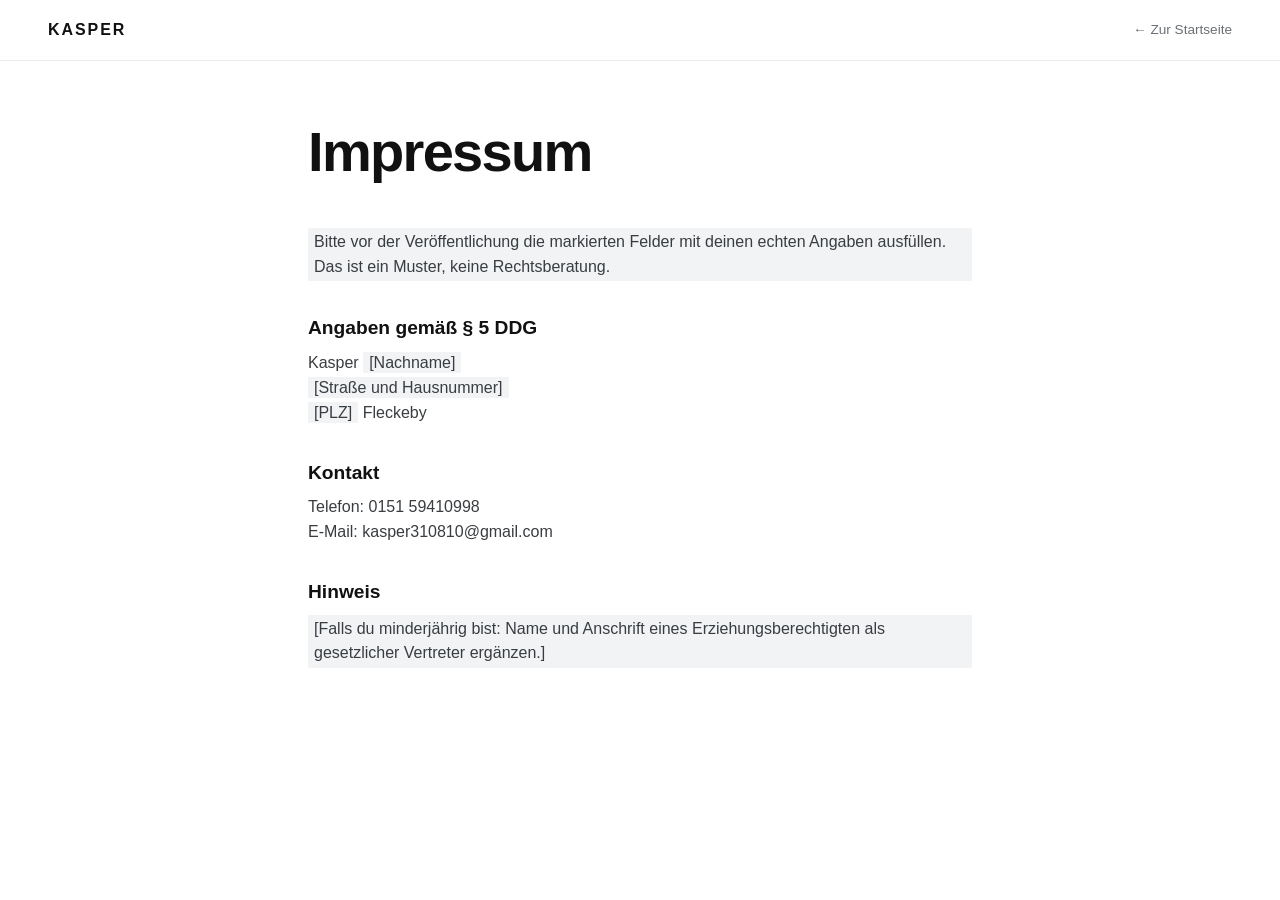
<file: impressum.html>
<!DOCTYPE html>
<html lang="de">
<head>
  <meta charset="utf-8">
  <meta name="viewport" content="width=device-width, initial-scale=1">
  <meta http-equiv="Content-Security-Policy" content="default-src 'none'; style-src 'self'; img-src 'self' data:; base-uri 'none'; form-action 'none'; object-src 'none'; upgrade-insecure-requests">
  <meta name="referrer" content="no-referrer">
  <meta name="robots" content="noindex">
  <title>Impressum</title>
  <link rel="stylesheet" href="style.css">
</head>
<body>
<header class="nav"><div class="wrap nav-inner"><a href="index.html" class="logo">KASPER</a><nav class="nav-links"><a href="index.html">← Zur Startseite</a></nav></div></header>
<main class="wrap legal">
<h1>Impressum</h1>
<p class="todo">Bitte vor der Veröffentlichung die markierten Felder mit deinen echten Angaben ausfüllen. Das ist ein Muster, keine Rechtsberatung.</p>
<h2>Angaben gemäß § 5 DDG</h2>
<p>Kasper <span class="todo">[Nachname]</span><br>
<span class="todo">[Straße und Hausnummer]</span><br>
<span class="todo">[PLZ]</span> Fleckeby</p>
<h2>Kontakt</h2>
<p>Telefon: 0151 59410998<br>
E-Mail: kasper310810@gmail.com</p>
<h2>Hinweis</h2>
<p class="todo">[Falls du minderjährig bist: Name und Anschrift eines Erziehungsberechtigten als gesetzlicher Vertreter ergänzen.]</p>
</main>
</body>
</html>
</file>
<file: style.css>
:root {
  --bg: #ffffff;
  --bg-alt: #f8f9fa;
  --bg-card: #f1f3f5;
  --ink: #111111;
  --muted: #6b7075;
  --line: #e9ecef;
  --gutter: 20px;
  --font: "Helvetica Neue", Helvetica, Arial, "Segoe UI", system-ui, sans-serif;
}

* { box-sizing: border-box; margin: 0; padding: 0; }
html { scroll-behavior: smooth; scroll-padding-top: 70px; }
body {
  font-family: var(--font);
  background: var(--bg);
  color: var(--ink);
  line-height: 1.55;
  -webkit-font-smoothing: antialiased;
}
a { color: inherit; text-decoration: none; }
img { display: block; max-width: 100%; }
.wrap { width: 100%; max-width: 1280px; margin: 0 auto; padding: 0 var(--gutter); }

/* NAV */
.nav { position: sticky; top: 0; z-index: 50; background: rgba(255,255,255,.92); backdrop-filter: blur(10px); border-bottom: 1px solid var(--line); }
.nav-inner { display: flex; align-items: center; justify-content: space-between; height: 60px; gap: 16px; }
.logo { font-weight: 900; letter-spacing: .12em; font-size: 1rem; }
.nav-links { display: flex; gap: 18px; overflow-x: auto; scrollbar-width: none; }
.nav-links::-webkit-scrollbar { display: none; }
.nav-links a { font-size: .8rem; color: var(--muted); white-space: nowrap; transition: color .2s; }
.nav-links a:hover { color: var(--ink); }

/* TYPE */
.mega { font-size: clamp(2.6rem, 11vw, 9rem); font-weight: 900; line-height: .95; letter-spacing: -.045em; text-transform: uppercase; }
.big { font-size: clamp(2rem, 7vw, 5rem); font-weight: 800; line-height: 1; letter-spacing: -.035em; }
.sub { font-size: .8rem; text-transform: uppercase; letter-spacing: .12em; font-weight: 600; color: var(--muted); margin: 48px 0 20px; }
.num { font-size: .8rem; font-weight: 600; color: var(--muted); letter-spacing: .1em; }
.small-label { display: block; font-size: .7rem; text-transform: uppercase; letter-spacing: .12em; color: var(--muted); margin-bottom: 6px; }
.lead { font-size: clamp(1.15rem, 2.4vw, 1.7rem); font-weight: 500; line-height: 1.35; letter-spacing: -.01em; max-width: 28ch; }

/* HERO */
.hero { padding-top: 48px; padding-bottom: 64px; }
.hero-grid { display: grid; gap: 32px; margin-top: 40px; }
.facts { display: grid; gap: 0; margin-top: 48px; border-top: 1px solid var(--line); }
.facts > div { padding: 20px 0; border-bottom: 1px solid var(--line); }
.facts p { font-size: 1.15rem; font-weight: 600; }

/* SECTIONS */
.section { padding: 72px 0; border-top: 1px solid var(--line); }
.section.alt { background: var(--bg-alt); }
.section-head { display: flex; flex-direction: column; gap: 14px; margin-bottom: 48px; }
.cols4 { display: grid; gap: 0; border-top: 1px solid var(--line); }
.col { padding: 28px 0; border-bottom: 1px solid var(--line); }
.col h3 { font-size: 1.35rem; font-weight: 800; letter-spacing: -.02em; margin: 14px 0 10px; }
.col p { color: #3a3d40; font-size: .98rem; }

/* IMAGE SLOTS */
.slot { position: relative; background: var(--bg-card); overflow: hidden; aspect-ratio: 4/5; }
.slot img { width: 100%; height: 100%; object-fit: cover; position: relative; z-index: 1; }
.slot.empty img { visibility: hidden; }
.slot .ph { position: absolute; inset: 0; display: grid; place-items: center; font-size: .75rem; letter-spacing: .12em; text-transform: uppercase; color: var(--muted); }
.slot .overlay { display: none; position: absolute; inset: 0; z-index: 3; place-items: center; background: rgba(255,255,255,.7); cursor: pointer; font-size: .8rem; font-weight: 600; letter-spacing: .08em; text-transform: uppercase; }
.editing .slot .overlay { display: grid; }
.slot-hero { aspect-ratio: 4/3; }
.poster img { object-fit: contain; background: var(--bg-card); }
.editing .poster { cursor: default; }
body:not(.editing) .poster:not(.empty) { cursor: zoom-in; }

/* SLIDER */
.slider { display: flex; gap: 16px; overflow-x: auto; scroll-snap-type: x mandatory; padding-bottom: 12px; -webkit-overflow-scrolling: touch; }
.poster { flex: 0 0 72%; scroll-snap-align: start; aspect-ratio: 3/4; }

/* BLOCKS */
.blocks { display: grid; gap: 24px; }
.block { background: var(--bg); border: 1px solid var(--line); position: relative; }
.block .slot { aspect-ratio: 4/3; }
.block-body { padding: 20px; }
.block-body h4 { font-size: 1.3rem; font-weight: 800; letter-spacing: -.02em; margin-bottom: 8px; }
.block-body p { color: #3a3d40; font-size: .95rem; }
.block-del { display: none; position: absolute; top: 10px; right: 10px; z-index: 5; border: 1px solid var(--ink); background: #fff; font: inherit; font-size: .72rem; padding: 6px 10px; cursor: pointer; }
.editing .block-del { display: block; }
.blocks:empty::after { content: "Noch keine Eindrücke."; color: var(--muted); font-size: .9rem; }
body:not(.editing) .blocks:empty { display: none; }

/* FAQ */
.faq { border-top: 1px solid var(--line); }
details { border-bottom: 1px solid var(--line); }
summary { list-style: none; cursor: pointer; padding: 24px 0; font-size: 1.15rem; font-weight: 700; letter-spacing: -.01em; display: flex; justify-content: space-between; gap: 16px; }
summary::-webkit-details-marker { display: none; }
summary::after { content: "+"; font-weight: 400; font-size: 1.5rem; line-height: 1; }
details[open] summary::after { content: "–"; }
details p { padding: 0 0 24px; max-width: 60ch; color: #3a3d40; }

/* CONTACT */
.contact-grid { display: grid; gap: 48px; }
.contact-info p { font-size: clamp(1.2rem, 4vw, 1.7rem); font-weight: 700; letter-spacing: -.02em; margin-bottom: 28px; word-break: break-word; }
.contact-info a { border-bottom: 1px solid var(--ink); }
.tabs { display: flex; flex-wrap: wrap; gap: 8px; margin-bottom: 24px; }
.tab { font: inherit; font-size: .82rem; padding: 10px 16px; border: 1px solid var(--line); background: var(--bg); color: var(--muted); cursor: pointer; transition: all .2s; }
.tab.active { border-color: var(--ink); color: var(--ink); background: var(--bg); font-weight: 600; }
form label { display: block; font-size: .7rem; text-transform: uppercase; letter-spacing: .1em; color: var(--muted); margin-bottom: 18px; }
form label[hidden] { display: none; }
input, textarea, select { display: block; width: 100%; margin-top: 6px; font: inherit; font-size: 1rem; color: var(--ink); background: var(--bg); border: 0; border-bottom: 1px solid var(--ink); border-radius: 0; padding: 10px 0; outline: none; text-transform: none; letter-spacing: 0; }
input:focus, textarea:focus, select:focus { border-bottom-width: 2px; padding-bottom: 9px; }
.note { margin-top: 14px; font-size: .85rem; color: var(--muted); min-height: 1.2em; }

/* BUTTONS */
.btn { font: inherit; font-size: .85rem; font-weight: 600; padding: 12px 20px; border: 1px solid var(--ink); background: var(--bg); color: var(--ink); cursor: pointer; transition: all .2s; }
.btn:hover { background: var(--ink); color: var(--bg); }
.btn.solid { background: var(--ink); color: var(--bg); }
.btn.solid:hover { background: #333; }
.edit-only { display: none; margin-top: 24px; }
.editing .edit-only { display: inline-block; }

/* FOOTER */
.footer { border-top: 1px solid var(--line); padding: 28px 0 90px; font-size: .8rem; color: var(--muted); }
.footer-inner { display: flex; justify-content: space-between; align-items: center; gap: 16px; flex-wrap: wrap; }
.edit-link { font: inherit; font-size: .72rem; color: #adb5bd; background: none; border: 0; cursor: pointer; letter-spacing: .05em; }
.edit-link:hover { color: var(--ink); }

/* EDIT MODE */
.toolbar { position: fixed; left: 50%; bottom: 16px; transform: translateX(-50%); z-index: 90; display: flex; align-items: center; gap: 8px; flex-wrap: wrap; justify-content: center; background: var(--bg); border: 1px solid var(--ink); padding: 10px 12px; width: calc(100% - 24px); max-width: 640px; font-size: .78rem; font-weight: 600; box-shadow: 0 8px 30px rgba(0,0,0,.12); }
.toolbar[hidden] { display: none; }
.toolbar .btn { padding: 8px 12px; font-size: .78rem; }
.toolbar span { margin-right: auto; }
.editing [contenteditable="true"] { outline: 1px dashed #ced4da; outline-offset: 3px; cursor: text; }
.editing [contenteditable="true"]:focus { outline: 1px solid var(--ink); background: rgba(0,0,0,.02); }

/* LIGHTBOX */
.lightbox { position: fixed; inset: 0; z-index: 100; background: rgba(255,255,255,.97); display: grid; place-items: center; padding: 24px; cursor: zoom-out; }
.lightbox[hidden] { display: none; }
.lightbox img { max-width: 100%; max-height: 100%; object-fit: contain; }
.lb-close { position: absolute; top: 12px; right: 20px; font-size: 2.4rem; line-height: 1; background: none; border: 0; cursor: pointer; color: var(--ink); }

/* TABLET */
@media (min-width: 700px) {
  :root { --gutter: 32px; }
  .nav-links { gap: 28px; }
  .nav-links a { font-size: .85rem; }
  .hero-grid { grid-template-columns: 1fr 1fr; align-items: end; }
  .facts { grid-template-columns: repeat(3, 1fr); }
  .facts > div { padding-right: 24px; border-bottom: 0; }
  .cols4 { grid-template-columns: repeat(2, 1fr); }
  .col { padding-right: 24px; }
  .blocks { grid-template-columns: repeat(2, 1fr); }
  .poster { flex-basis: 38%; }
  .section-head { flex-direction: row; align-items: baseline; gap: 32px; }
}

/* DESKTOP */
@media (min-width: 1040px) {
  :root { --gutter: 48px; }
  .section { padding: 112px 0; }
  .cols4 { grid-template-columns: repeat(4, 1fr); border-bottom: 1px solid var(--line); }
  .col { border-bottom: 0; border-left: 1px solid var(--line); padding: 28px 24px 40px; }
  .col:first-child { border-left: 0; padding-left: 0; }
  .blocks { grid-template-columns: repeat(3, 1fr); }
  .poster { flex-basis: 24%; }
  .contact-grid { grid-template-columns: 1fr 1.4fr; gap: 96px; }
}

/* SENT OVERLAY */
.sent { position: fixed; inset: 0; z-index: 120; background: #fff; display: flex; flex-direction: column; align-items: center; justify-content: center; gap: 20px; }
.sent[hidden] { display: none; }
.sent svg { width: 96px; height: 96px; fill: none; stroke: var(--ink); stroke-width: 2.5; stroke-linecap: round; stroke-linejoin: round; }
.sent-c { stroke-dasharray: 151; stroke-dashoffset: 151; animation: draw .6s ease forwards; }
.sent-t { stroke-dasharray: 40; stroke-dashoffset: 40; animation: draw .4s ease .5s forwards; }
.sent p { font-size: 1.6rem; font-weight: 800; letter-spacing: -.02em; opacity: 0; animation: fade .4s ease .8s forwards; }
@keyframes draw { to { stroke-dashoffset: 0; } }
@keyframes fade { to { opacity: 1; } }
.note a { text-decoration: underline; }

/* LOGIN */
.login { position: fixed; inset: 0; z-index: 110; background: rgba(255,255,255,.96); display: grid; place-items: center; padding: 20px; }
.login[hidden] { display: none; }
.login form { width: 100%; max-width: 360px; }
.login label { display: block; font-size: .7rem; text-transform: uppercase; letter-spacing: .1em; color: var(--muted); }
.login-actions { display: flex; gap: 8px; margin-top: 18px; }
.edit-link[hidden] { display: none; }

/* PRIVACY / SECURITY */
.hp { position: absolute; left: -9999px; width: 1px; height: 1px; overflow: hidden; }
form label.consent { display: flex; gap: 10px; align-items: flex-start; text-transform: none; letter-spacing: 0; font-size: .85rem; color: var(--ink); line-height: 1.4; }
form label.consent input { width: auto; margin: 3px 0 0; flex: none; }
form label.consent a, .footer a { text-decoration: underline; }
.legal { max-width: 760px; padding-top: 48px; padding-bottom: 80px; }
.legal h1 { font-size: clamp(2rem, 7vw, 3.5rem); font-weight: 800; letter-spacing: -.03em; margin-bottom: 32px; }
.legal h2 { font-size: 1.2rem; font-weight: 800; margin: 32px 0 8px; }
.legal p, .legal li { color: #3a3d40; margin-bottom: 10px; }
.legal ul { padding-left: 20px; }
.legal .todo { background: var(--bg-card); padding: 2px 6px; }
.legal a { text-decoration: underline; }
[data-k], [data-b] { white-space: pre-line; }
</file>
<file: public/style.css>
:root {
  --bg: #ffffff;
  --bg-alt: #f8f9fa;
  --bg-card: #f1f3f5;
  --ink: #111111;
  --muted: #6b7075;
  --line: #e9ecef;
  --gutter: 20px;
  --font: "Helvetica Neue", Helvetica, Arial, "Segoe UI", system-ui, sans-serif;
}

* { box-sizing: border-box; margin: 0; padding: 0; }
html { scroll-behavior: smooth; scroll-padding-top: 70px; }
body {
  font-family: var(--font);
  background: var(--bg);
  color: var(--ink);
  line-height: 1.55;
  -webkit-font-smoothing: antialiased;
}
a { color: inherit; text-decoration: none; }
img { display: block; max-width: 100%; }
.wrap { width: 100%; max-width: 1280px; margin: 0 auto; padding: 0 var(--gutter); }

/* NAV */
.nav { position: sticky; top: 0; z-index: 50; background: rgba(255,255,255,.92); backdrop-filter: blur(10px); border-bottom: 1px solid var(--line); }
.nav-inner { display: flex; align-items: center; justify-content: space-between; height: 60px; gap: 16px; }
.logo { font-weight: 900; letter-spacing: .12em; font-size: 1rem; }
.nav-links { display: flex; gap: 18px; overflow-x: auto; scrollbar-width: none; }
.nav-links::-webkit-scrollbar { display: none; }
.nav-links a { font-size: .8rem; color: var(--muted); white-space: nowrap; transition: color .2s; }
.nav-links a:hover { color: var(--ink); }

/* TYPE */
.mega { font-size: clamp(2.6rem, 11vw, 9rem); font-weight: 900; line-height: .95; letter-spacing: -.045em; text-transform: uppercase; }
.big { font-size: clamp(2rem, 7vw, 5rem); font-weight: 800; line-height: 1; letter-spacing: -.035em; }
.sub { font-size: .8rem; text-transform: uppercase; letter-spacing: .12em; font-weight: 600; color: var(--muted); margin: 48px 0 20px; }
.num { font-size: .8rem; font-weight: 600; color: var(--muted); letter-spacing: .1em; }
.small-label { display: block; font-size: .7rem; text-transform: uppercase; letter-spacing: .12em; color: var(--muted); margin-bottom: 6px; }
.lead { font-size: clamp(1.15rem, 2.4vw, 1.7rem); font-weight: 500; line-height: 1.35; letter-spacing: -.01em; max-width: 28ch; }

/* HERO */
.hero { padding-top: 48px; padding-bottom: 64px; }
.hero-grid { display: grid; gap: 32px; margin-top: 40px; }
.facts { display: grid; gap: 0; margin-top: 48px; border-top: 1px solid var(--line); }
.facts > div { padding: 20px 0; border-bottom: 1px solid var(--line); }
.facts p { font-size: 1.15rem; font-weight: 600; }

/* SECTIONS */
.section { padding: 72px 0; border-top: 1px solid var(--line); }
.section.alt { background: var(--bg-alt); }
.section-head { display: flex; flex-direction: column; gap: 14px; margin-bottom: 48px; }
.cols4 { display: grid; gap: 0; border-top: 1px solid var(--line); }
.col { padding: 28px 0; border-bottom: 1px solid var(--line); }
.col h3 { font-size: 1.35rem; font-weight: 800; letter-spacing: -.02em; margin: 14px 0 10px; }
.col p { color: #3a3d40; font-size: .98rem; }

/* IMAGE SLOTS */
.slot { position: relative; background: var(--bg-card); overflow: hidden; aspect-ratio: 4/5; }
.slot img { width: 100%; height: 100%; object-fit: cover; object-position: center 25%; position: relative; z-index: 1; }
.slot.empty img { visibility: hidden; }
.slot .ph { position: absolute; inset: 0; display: grid; place-items: center; font-size: .75rem; letter-spacing: .12em; text-transform: uppercase; color: var(--muted); }
.slot .overlay { display: none; position: absolute; inset: 0; z-index: 3; place-items: center; background: rgba(255,255,255,.7); cursor: pointer; font-size: .8rem; font-weight: 600; letter-spacing: .08em; text-transform: uppercase; }
.editing .slot .overlay { display: grid; }
.slot-hero { aspect-ratio: 4/5; width: 100%; max-width: 440px; }
.poster img { object-fit: contain; background: var(--bg-card); }
.editing .poster { cursor: default; }
body:not(.editing) .poster:not(.empty) { cursor: zoom-in; }

/* SLIDER */
.slider { display: flex; gap: 16px; overflow-x: auto; scroll-snap-type: x mandatory; padding-bottom: 12px; -webkit-overflow-scrolling: touch; }
.poster { flex: 0 0 72%; scroll-snap-align: start; aspect-ratio: 3/4; }

/* BLOCKS */
.blocks { display: grid; gap: 24px; }
.block { background: var(--bg); border: 1px solid var(--line); position: relative; }
.block .slot { aspect-ratio: 4/3; }
.block-body { padding: 20px; }
.block-body h4 { font-size: 1.3rem; font-weight: 800; letter-spacing: -.02em; margin-bottom: 8px; }
.block-body p { color: #3a3d40; font-size: .95rem; }
.block-del { display: none; position: absolute; top: 10px; right: 10px; z-index: 5; border: 1px solid var(--ink); background: #fff; font: inherit; font-size: .72rem; padding: 6px 10px; cursor: pointer; }
.editing .block-del { display: block; }
.blocks:empty::after { content: "Noch keine Eindrücke."; color: var(--muted); font-size: .9rem; }
body:not(.editing) .blocks:empty { display: none; }

/* FAQ */
.faq { border-top: 1px solid var(--line); }
details { border-bottom: 1px solid var(--line); }
summary { list-style: none; cursor: pointer; padding: 24px 0; font-size: 1.15rem; font-weight: 700; letter-spacing: -.01em; display: flex; justify-content: space-between; gap: 16px; }
summary::-webkit-details-marker { display: none; }
summary::after { content: "+"; font-weight: 400; font-size: 1.5rem; line-height: 1; }
details[open] summary::after { content: "–"; }
details p { padding: 0 0 24px; max-width: 60ch; color: #3a3d40; }

/* CONTACT */
.contact-grid { display: grid; gap: 48px; }
.contact-info p { font-size: clamp(1.2rem, 4vw, 1.7rem); font-weight: 700; letter-spacing: -.02em; margin-bottom: 28px; word-break: break-word; }
.contact-info a { border-bottom: 1px solid var(--ink); }
.tabs { display: flex; flex-wrap: wrap; gap: 8px; margin-bottom: 24px; }
.tab { font: inherit; font-size: .82rem; padding: 10px 16px; border: 1px solid var(--line); background: var(--bg); color: var(--muted); cursor: pointer; transition: all .2s; }
.tab.active { border-color: var(--ink); color: var(--ink); background: var(--bg); font-weight: 600; }
form label { display: block; font-size: .7rem; text-transform: uppercase; letter-spacing: .1em; color: var(--muted); margin-bottom: 18px; }
form label[hidden] { display: none; }
input, textarea, select { display: block; width: 100%; margin-top: 6px; font: inherit; font-size: 1rem; color: var(--ink); background: var(--bg); border: 0; border-bottom: 1px solid var(--ink); border-radius: 0; padding: 10px 0; outline: none; text-transform: none; letter-spacing: 0; }
input:focus, textarea:focus, select:focus { border-bottom-width: 2px; padding-bottom: 9px; }
.note { margin-top: 14px; font-size: .85rem; color: var(--muted); min-height: 1.2em; }

/* BUTTONS */
.btn { font: inherit; font-size: .85rem; font-weight: 600; padding: 12px 20px; border: 1px solid var(--ink); background: var(--bg); color: var(--ink); cursor: pointer; transition: all .2s; }
.btn:hover { background: var(--ink); color: var(--bg); }
.btn.solid { background: var(--ink); color: var(--bg); }
.btn.solid:hover { background: #333; }
.edit-only { display: none; margin-top: 24px; }
.editing .edit-only { display: inline-block; }

/* FOOTER */
.footer { border-top: 1px solid var(--line); padding: 28px 0 90px; font-size: .8rem; color: var(--muted); }
.footer-inner { display: flex; justify-content: space-between; align-items: center; gap: 16px; flex-wrap: wrap; }
.edit-link { font: inherit; font-size: .72rem; color: #adb5bd; background: none; border: 0; cursor: pointer; letter-spacing: .05em; }
.edit-link:hover { color: var(--ink); }

/* EDIT MODE */
.toolbar { position: fixed; left: 50%; bottom: 16px; transform: translateX(-50%); z-index: 90; display: flex; align-items: center; gap: 8px; flex-wrap: wrap; justify-content: center; background: var(--bg); border: 1px solid var(--ink); padding: 10px 12px; width: calc(100% - 24px); max-width: 640px; font-size: .78rem; font-weight: 600; box-shadow: 0 8px 30px rgba(0,0,0,.12); }
.toolbar[hidden] { display: none; }
.toolbar .btn { padding: 8px 12px; font-size: .78rem; }
.toolbar span { margin-right: auto; }
.editing [contenteditable="true"] { outline: 1px dashed #ced4da; outline-offset: 3px; cursor: text; }
.editing [contenteditable="true"]:focus { outline: 1px solid var(--ink); background: rgba(0,0,0,.02); }

/* LIGHTBOX */
.lightbox { position: fixed; inset: 0; z-index: 100; background: rgba(255,255,255,.97); display: grid; place-items: center; padding: 24px; cursor: zoom-out; }
.lightbox[hidden] { display: none; }
.lightbox img { max-width: 100%; max-height: 100%; object-fit: contain; }
.lb-close { position: absolute; top: 12px; right: 20px; font-size: 2.4rem; line-height: 1; background: none; border: 0; cursor: pointer; color: var(--ink); }

/* TABLET */
@media (min-width: 700px) {
  :root { --gutter: 32px; }
  .nav-links { gap: 28px; }
  .nav-links a { font-size: .85rem; }
  .hero-grid { grid-template-columns: 1fr 1fr; align-items: end; }
  .facts { grid-template-columns: repeat(3, 1fr); }
  .facts > div { padding-right: 24px; border-bottom: 0; }
  .cols4 { grid-template-columns: repeat(2, 1fr); }
  .col { padding-right: 24px; }
  .blocks { grid-template-columns: repeat(2, 1fr); }
  .poster { flex-basis: 38%; }
  .section-head { flex-direction: row; align-items: baseline; gap: 32px; }
}

/* DESKTOP */
@media (min-width: 1040px) {
  :root { --gutter: 48px; }
  .section { padding: 112px 0; }
  .cols4 { grid-template-columns: repeat(4, 1fr); border-bottom: 1px solid var(--line); }
  .col { border-bottom: 0; border-left: 1px solid var(--line); padding: 28px 24px 40px; }
  .col:first-child { border-left: 0; padding-left: 0; }
  .blocks { grid-template-columns: repeat(3, 1fr); }
  .poster { flex-basis: 24%; }
  .contact-grid { grid-template-columns: 1fr 1.4fr; gap: 96px; }
}

/* SENT OVERLAY */
.sent { position: fixed; inset: 0; z-index: 120; background: #fff; display: flex; flex-direction: column; align-items: center; justify-content: center; gap: 20px; }
.sent[hidden] { display: none; }
.sent svg { width: 96px; height: 96px; fill: none; stroke: var(--ink); stroke-width: 2.5; stroke-linecap: round; stroke-linejoin: round; }
.sent-c { stroke-dasharray: 151; stroke-dashoffset: 151; animation: draw .6s ease forwards; }
.sent-t { stroke-dasharray: 40; stroke-dashoffset: 40; animation: draw .4s ease .5s forwards; }
.sent p { font-size: 1.6rem; font-weight: 800; letter-spacing: -.02em; opacity: 0; animation: fade .4s ease .8s forwards; }
@keyframes draw { to { stroke-dashoffset: 0; } }
@keyframes fade { to { opacity: 1; } }
.note a { text-decoration: underline; }

/* LOGIN */
.login { position: fixed; inset: 0; z-index: 110; background: rgba(255,255,255,.96); display: grid; place-items: center; padding: 20px; }
.login[hidden] { display: none; }
.login form { width: 100%; max-width: 360px; }
.login label { display: block; font-size: .7rem; text-transform: uppercase; letter-spacing: .1em; color: var(--muted); }
.login-actions { display: flex; gap: 8px; margin-top: 18px; }
.edit-link[hidden] { display: none; }

/* PRIVACY / SECURITY */
.hp { position: absolute; left: -9999px; width: 1px; height: 1px; overflow: hidden; }
form label.consent { display: flex; gap: 10px; align-items: flex-start; text-transform: none; letter-spacing: 0; font-size: .85rem; color: var(--ink); line-height: 1.4; }
form label.consent input { width: auto; margin: 3px 0 0; flex: none; }
form label.consent a, .footer a { text-decoration: underline; }
.legal { max-width: 760px; padding-top: 48px; padding-bottom: 80px; }
.legal h1 { font-size: clamp(2rem, 7vw, 3.5rem); font-weight: 800; letter-spacing: -.03em; margin-bottom: 32px; }
.legal h2 { font-size: 1.2rem; font-weight: 800; margin: 32px 0 8px; }
.legal p, .legal li { color: #3a3d40; margin-bottom: 10px; }
.legal ul { padding-left: 20px; }
.legal .todo { background: var(--bg-card); padding: 2px 6px; }
.legal a { text-decoration: underline; }
[data-k], [data-b] { white-space: pre-line; }

/* BILDFORMAT (Edit-Modus) */
.fmt { display: none; position: absolute; left: 8px; right: 8px; bottom: 8px; z-index: 4; gap: 6px; flex-wrap: wrap; }
.editing .fmt { display: flex; }
.fmt select { flex: 1 1 120px; min-width: 0; margin: 0; padding: 6px 4px; font-size: .75rem; background: #fff; border: 1px solid var(--ink); color: var(--ink); }
.fmt select:focus { padding-bottom: 6px; border-bottom-width: 1px; }
@media (min-width: 700px) { .slot-hero { justify-self: end; } }
</file>
<file: stick-legends/style.css>
* { box-sizing: border-box; }
html, body {
  margin: 0;
  height: 100%;
  overflow: hidden;
  background: #bfe6fa;
  font-family: system-ui, -apple-system, "Segoe UI", Roboto, sans-serif;
  color: #1f2937;
  user-select: none;
}
canvas#game { display: block; position: fixed; inset: 0; cursor: crosshair; }

#ui {
  position: fixed;
  inset: 0;
  display: flex;
  align-items: center;
  justify-content: center;
  padding: 16px;
  background: rgba(190, 230, 250, 0.25);
  overflow-y: auto;
}
#ui.hidden { display: none; }

.emo { font-family: "Segoe UI Emoji", "Apple Color Emoji", "Noto Color Emoji", sans-serif; }

.panel {
  background: rgba(255, 255, 255, 0.9);
  backdrop-filter: blur(8px);
  border-radius: 22px;
  box-shadow: 0 18px 50px rgba(30, 60, 90, 0.25);
  padding: 26px 30px;
  width: min(560px, 100%);
  max-height: calc(100vh - 32px);
  overflow-y: auto;
  margin: auto;
}
.panel.wide { width: min(860px, 100%); }
.panel.small { width: min(400px, 100%); text-align: center; }

h1.logo {
  margin: 0;
  font-size: clamp(40px, 7vw, 64px);
  font-weight: 900;
  letter-spacing: -1px;
  text-align: center;
  color: #1f2937;
}
h1.logo span { color: #3b82f6; }
.tag { text-align: center; margin: 2px 0 10px; color: #6b7280; font-weight: 600; }
h2 { margin: 0 0 14px; font-size: 26px; }
h2.big { font-size: 34px; }
h3 { margin: 18px 0 8px; font-size: 15px; color: #6b7280; text-transform: uppercase; letter-spacing: 0.06em; }
.hint { color: #6b7280; font-size: 13px; margin: 8px 0; }
.pts { text-align: center; font-weight: 800; font-size: 18px; margin: 6px 0 14px; color: #b7791f; }

button {
  font: inherit;
  font-weight: 700;
  border: 0;
  border-radius: 12px;
  padding: 10px 16px;
  background: #eef2f7;
  color: #1f2937;
  cursor: pointer;
  transition: transform 0.08s, background 0.15s, box-shadow 0.15s;
}
button:hover:not([disabled]) { background: #e2e8f0; transform: translateY(-1px); }
button:focus-visible { outline: 3px solid #3b82f6; outline-offset: 2px; }
button[disabled] { opacity: 0.55; cursor: default; }
button.primary { background: #22b14c; color: #fff; }
button.primary:hover:not([disabled]) { background: #1e9d43; }
button.danger { background: #fde2e1; color: #b91c1c; }

.row { display: flex; gap: 10px; justify-content: space-between; flex-wrap: wrap; margin-top: 18px; }
.row button { flex: 1 1 auto; }
.col { display: flex; flex-direction: column; gap: 10px; margin-top: 14px; }

.modes { display: grid; grid-template-columns: 1fr 1fr; gap: 8px; }
.mode {
  display: flex; flex-direction: column; align-items: center; gap: 1px;
  padding: 8px 10px; border-radius: 16px; min-height: 68px; justify-content: center;
}
.mode .emo { font-size: 22px; }
.mode small { font-weight: 600; font-size: 12px; opacity: 0.8; }
.mode.primary { grid-column: span 2; min-height: 76px; }
.main .row { display: grid; grid-template-columns: repeat(4, 1fr); gap: 8px; margin-top: 12px; }
.main .row button { padding: 10px 6px; font-size: 14px; }
.main h1.logo { font-size: clamp(36px, 6vw, 54px); }

.field { display: flex; align-items: center; justify-content: space-between; gap: 12px; margin: 12px 0; flex-wrap: wrap; }
.field.col { flex-direction: column; align-items: stretch; }
.field label { font-weight: 700; }
.seg { display: flex; gap: 6px; flex-wrap: wrap; }
.seg button { padding: 8px 12px; }
.seg button.on { background: #3b82f6; color: #fff; }
.stepper { display: flex; align-items: center; gap: 10px; }
.stepper span { min-width: 24px; text-align: center; font-weight: 800; font-size: 20px; }
.stepper button { width: 42px; height: 42px; padding: 0; font-size: 22px; }

.maps .seg { display: grid; grid-template-columns: repeat(auto-fill, minmax(130px, 1fr)); }
.maps .seg button { display: flex; flex-direction: column; align-items: center; gap: 4px; padding: 6px; }
.maps img { width: 100%; border-radius: 8px; display: block; }
.maprand { font-size: 34px; height: 68px; display: flex; align-items: center; }

.slots { display: grid; grid-template-columns: repeat(auto-fill, minmax(140px, 1fr)); gap: 8px; }
.slot {
  position: relative; display: flex; flex-direction: column; align-items: center; justify-content: center;
  gap: 4px; min-height: 86px; background: #f4f7fb; border: 2px dashed #d5dde8;
}
.slot .key { position: absolute; top: 6px; left: 8px; font-style: normal; font-size: 11px; color: #6b7280; }
.slot .emo { font-size: 28px; }
.slot.locked { border-style: solid; }
.emptyslot { font-size: 24px; color: #9aa5b4; }
.wicon { width: 90px; height: 54px; object-fit: contain; }

.modal { position: fixed; inset: 0; background: rgba(20, 30, 45, 0.35); display: flex; align-items: center; justify-content: center; padding: 16px; }
.picklist { display: flex; flex-direction: column; gap: 6px; }
.pick { display: flex; align-items: center; gap: 12px; text-align: left; padding: 8px 12px; }
.pick.on { box-shadow: inset 0 0 0 3px #3b82f6; }
.pick .emo { font-size: 26px; width: 48px; text-align: center; }
.pick .wicon { width: 60px; height: 36px; }
.pick b { display: block; }
.pick small { font-weight: 500; color: #6b7280; }
.pick em { font-style: normal; font-size: 11px; background: #e0e7ff; color: #4338ca; border-radius: 6px; padding: 1px 6px; margin-left: 4px; }

.tabs { display: flex; gap: 6px; flex-wrap: wrap; margin-bottom: 12px; }
.tabs button.on { background: #3b82f6; color: #fff; }
.cards { display: grid; grid-template-columns: repeat(auto-fill, minmax(180px, 1fr)); gap: 10px; }
.card {
  background: #f7f9fc; border-radius: 16px; padding: 12px; display: flex; flex-direction: column; align-items: center;
  gap: 4px; text-align: center;
}
.card .emo { font-size: 32px; }
.card small { color: #6b7280; font-size: 12px; min-height: 30px; }
.card button { margin-top: 6px; width: 100%; }
.card.owned { background: #ecfdf3; }
.tagok { margin-top: 6px; color: #15803d; font-weight: 800; }

.lookwrap { display: flex; gap: 20px; flex-wrap: wrap; align-items: flex-start; }
#preview { background: linear-gradient(#cdeffd, #e9f8ff); border-radius: 18px; flex: 0 0 auto; max-width: 100%; }
.lookopts { flex: 1 1 300px; }
.lookopts h3:first-child { margin-top: 0; }
.swatches { display: flex; gap: 8px; flex-wrap: wrap; }
.sw { width: 34px; height: 34px; border-radius: 50%; padding: 0; box-shadow: inset 0 0 0 2px rgba(0, 0, 0, 0.1); }
.sw.on { box-shadow: 0 0 0 3px #fff, 0 0 0 6px #1f2937; }
.chips { display: flex; gap: 6px; flex-wrap: wrap; }
.chip { display: flex; flex-direction: column; align-items: center; padding: 6px 10px; min-width: 76px; }
.chip .emo { font-size: 22px; }
.chip small { font-size: 11px; font-weight: 600; }
.chip.on { background: #3b82f6; color: #fff; }
.chip.lockd { opacity: 0.6; }

table.ctrl { width: 100%; border-collapse: collapse; font-size: 14px; }
table.ctrl th, table.ctrl td { padding: 6px 8px; border-bottom: 1px solid #edf1f6; text-align: left; }
kbd { background: #eef2f7; border-radius: 6px; padding: 2px 7px; font-family: inherit; font-weight: 700; font-size: 13px; }

ul.stats { list-style: none; padding: 0; margin: 10px 0; }
ul.stats li { display: flex; justify-content: space-between; padding: 8px 4px; border-bottom: 1px solid #edf1f6; }

#toast {
  position: fixed; left: 50%; bottom: 28px; transform: translate(-50%, 20px); opacity: 0;
  background: #1f2937; color: #fff; padding: 10px 18px; border-radius: 12px; font-weight: 700;
  transition: all 0.2s; pointer-events: none; z-index: 10;
}
#toast.on { opacity: 1; transform: translate(-50%, 0); }

@media (max-width: 520px) {
  .panel { padding: 18px 16px; }
  .modes { grid-template-columns: 1fr 1fr; }
  .main .row { grid-template-columns: 1fr 1fr; }
}

/* ---------- Dunkles Design (Shop) ---------- */
.panel.dark {
  background: rgba(16, 20, 29, 0.96);
  color: #e6e9ef;
  border: 1px solid rgba(255, 255, 255, 0.07);
  box-shadow: 0 24px 70px rgba(0, 0, 0, 0.55);
}
.dark h2 { color: #fff; }
.dark button { background: #232b3c; color: #e6e9ef; }
.dark button:hover:not([disabled]) { background: #2e3850; }
.dark button.primary { background: linear-gradient(180deg, #3d8bff, #2563eb); color: #fff; }
.dark button.primary:hover:not([disabled]) { background: linear-gradient(180deg, #5a9cff, #2f6ff0); }
.dark button[disabled] { background: #1d2331; color: #5d6779; opacity: 1; }
.shophead { display: flex; align-items: center; justify-content: space-between; margin-bottom: 16px; gap: 12px; }
.shophead h2 { margin: 0; }
.dark .pts { margin: 0; padding: 7px 16px; border-radius: 999px; background: rgba(255, 196, 61, 0.12); border: 1px solid rgba(255, 196, 61, 0.25); color: #ffd166; font-size: 16px; }
.dark .tabs { display: inline-flex; gap: 4px; padding: 4px; background: #1a2130; border: 1px solid #252e40; border-radius: 14px; margin-bottom: 16px; }
.dark .tabs button { background: transparent; color: #8e98aa; padding: 8px 14px; }
.dark .tabs button:hover:not([disabled]) { background: #232b3c; color: #e6e9ef; }
.dark .tabs button.on { background: #2b3651; color: #fff; box-shadow: 0 2px 8px rgba(0, 0, 0, 0.35); }
.dark .cards { grid-template-columns: repeat(auto-fill, minmax(190px, 1fr)); gap: 12px; }
.dark .card {
  background: #1a2130; border: 1px solid #252e40; border-radius: 16px; padding: 0; overflow: hidden;
  align-items: stretch; text-align: left; gap: 0; transition: transform 0.12s, border-color 0.12s;
}
.dark .card:hover { transform: translateY(-2px); border-color: #3a4766; }
.dark .card .cimg {
  height: 88px; display: flex; align-items: center; justify-content: center;
  background: radial-gradient(circle at 50% 60%, #2c3752 0%, #1a2130 72%);
}
.dark .card .cimg .emo { font-size: 38px; }
.dark .card .cbody { padding: 10px 14px 4px; display: flex; flex-direction: column; gap: 4px; }
.dark .card b { color: #fff; font-size: 15px; }
.dark .card small { color: #8e98aa; min-height: 0; }
.dark .card .cfoot { margin-top: auto; padding: 10px 14px 14px; display: flex; align-items: center; justify-content: space-between; gap: 8px; }
.dark .card .cfoot button { width: auto; margin: 0; padding: 8px 16px; }
.dark .price { color: #ffd166; font-weight: 800; }
.dark .card.owned { border-color: rgba(74, 222, 128, 0.3); }
.dark .tagok { margin: 0; color: #4ade80; font-weight: 800; }
.dark .row button { background: #232b3c; }

/* ---------- Einstellungen: Tastenbelegung ---------- */
.dark .field label { color: #e6e9ef; }
.dark .seg button.on { background: #2563eb; color: #fff; }
.dark .hint { color: #8e98aa; }
.dark h3 { color: #8e98aa; }
.dark table.ctrl th, .dark table.ctrl td { border-bottom-color: #232b3c; }
.dark table.ctrl th { color: #8e98aa; font-weight: 700; }
table.keys td { padding: 4px 6px; }
button.key { min-width: 112px; padding: 6px 10px; font-size: 13px; background: #232b3c; border: 1px solid #2e3850; }
button.key.listening { background: #2563eb; color: #fff; border-color: #60a5fa; animation: pulse 1s infinite; }
.padk { color: #8e98aa; font-size: 13px; }
.dark button.danger { background: rgba(248, 113, 113, 0.12); color: #fca5a5; }
@keyframes pulse { 50% { opacity: 0.65; } }

/* ---------- Urwald-Design für alle Menüs ---------- */
#ui { background: rgba(8, 22, 14, 0.38); }
.dark h1.logo { color: #f3f6ef; text-shadow: 0 3px 18px rgba(0, 0, 0, 0.45); }
.dark h1.logo span { color: #8fd04f; }
.dark .tag { color: #9fb2a2; }
.dark button.primary { background: linear-gradient(180deg, #5cb83a, #2f7d22); color: #fff; }
.dark button.primary:hover:not([disabled]) { background: linear-gradient(180deg, #6fcb48, #368f27); }
.dark .mode { background: #1a2130; border: 1px solid #252e40; color: #e6e9ef; }
.dark .mode.primary { border-color: transparent; }
.dark .mode[disabled] { background: #161c28; color: #6b7588; }
.dark .slot { background: #1a2130; border-color: #2e3850; color: #e6e9ef; }
.dark .slot .key { color: #8e98aa; }
.dark .emptyslot { color: #4b5568; }
.dark .pick { background: #1a2130; color: #e6e9ef; }
.dark .pick.on { box-shadow: inset 0 0 0 2px #8fd04f; }
.dark .pick small { color: #8e98aa; }
.dark .chip { background: #1a2130; color: #e6e9ef; }
.dark .chip.on { background: #2f7d22; }
.dark .sw.on { box-shadow: 0 0 0 3px #10141d, 0 0 0 6px #8fd04f; }
.dark #preview { background: radial-gradient(circle at 60% 30%, #3c7a58, #12261b); }
.dark .stepper span { color: #fff; }
.dark .maps .seg button { background: #1a2130; }
.dark .maps .seg button.on { background: #2f7d22; }
.dark ul.stats li { border-bottom-color: #232b3c; }
.dark .seg button.on, .dark .tabs button.on { background: #2f7d22; color: #fff; }
.modal { background: rgba(4, 10, 6, 0.55); }

/* ---------- Farbstimmung wie der Urwald-Hintergrund (Smaragd, Moos, Cyan-Nebel) ---------- */
#ui { background: radial-gradient(ellipse at 64% 0%, rgba(255,236,160,0.10), rgba(3,14,16,0.45) 70%); }
.panel.dark {
  background: linear-gradient(180deg, rgba(8,30,30,0.94), rgba(4,16,18,0.96));
  border: 1px solid rgba(95,214,208,0.18);
  box-shadow: 0 24px 70px rgba(0,0,0,0.55), inset 0 1px 0 rgba(154,214,85,0.12);
  color: #e3f1ea;
}
.dark h1.logo span { color: #9ad655; text-shadow: 0 0 22px rgba(154,214,85,0.35); }
.dark .tag, .dark .hint, .dark h3, .dark .card small, .dark .pick small, .dark .padk { color: #8fb3aa; }
.dark button, .dark .mode, .dark .slot, .dark .pick, .dark .chip, .dark .maps .seg button, .dark .card, .dark button.key {
  background: rgba(20,52,50,0.7); border-color: rgba(95,214,208,0.16); color: #e3f1ea;
}
.dark button:hover:not([disabled]) { background: rgba(32,76,70,0.85); }
.dark .mode[disabled], .dark button[disabled] { background: rgba(12,32,32,0.7); color: #5f7f78; }
.dark .tabs { background: rgba(6,24,26,0.8); border-color: rgba(95,214,208,0.16); }
.dark .card .cimg { background: radial-gradient(circle at 50% 60%, rgba(60,140,120,0.45), rgba(10,34,34,0.2) 72%); }
.dark .card:hover { border-color: rgba(154,214,85,0.45); }
.dark table.ctrl th, .dark table.ctrl td, .dark ul.stats li { border-bottom-color: rgba(95,214,208,0.12); }
.dark #preview { background: radial-gradient(circle at 64% 10%, #5fb8a4, #0d3a33 70%); }
.dark .row button { background: rgba(20,52,50,0.7); border: 1px solid rgba(95,214,208,0.16); }
.dark .row button.danger { background: rgba(248,113,113,0.12); color: #fca5a5; }
</file>
